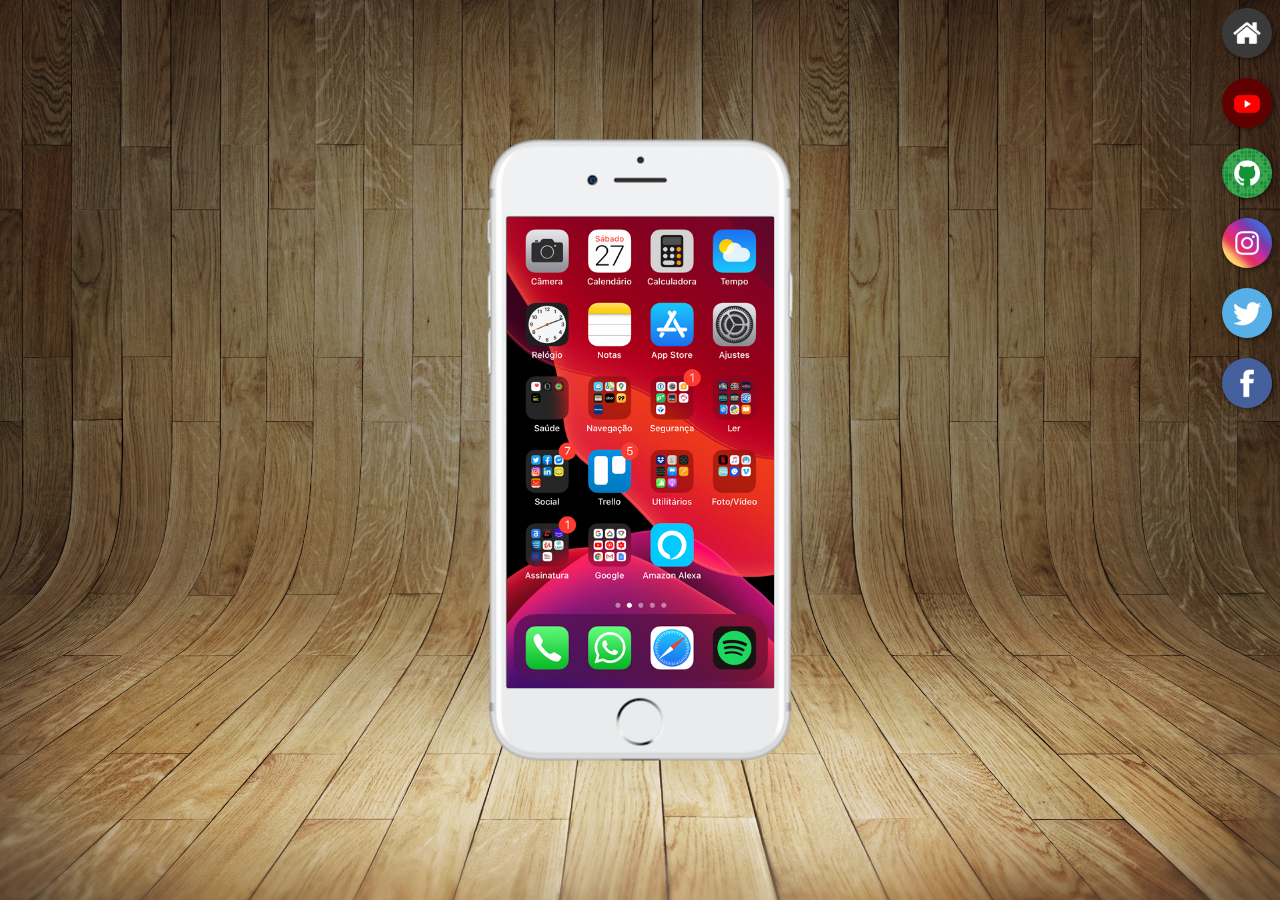
<file: index.html>
<!DOCTYPE html>
<html lang="pt-br">
<head>
    <meta charset="UTF-8">
    <meta http-equiv="X-UA-Compatible" content="IE=edge">
    <meta name="viewport" content="width=device-width, initial-scale=1.0">
    <link rel="shortcut icon" href="favicon.ico" type="image/x-icon">
    <link rel="stylesheet" href="estilo.css">
    <title>Projeto Rede Sociais</title>
</head>
<body>
    <main>
        <section id="telefone">
            <iframe src="home.html" name="tela" id="tela" frameborder="0">
                Seu navegador não é compatível com isso.
            </iframe>
        </section>

        <section id="redes-sociais">
            <a href="home.html" target="tela"><img src="imagens/logo-home.jpg" alt=""></a><br>

            <a href="youtube.html" target="tela"><img src="imagens/logo-youtube.jpg" alt=""></a><br>

            <a href="github.html" target="tela"><img src="imagens/logo-github.jpg" alt=""></a><br>

            <a href="instagram.html" target="tela"><img src="imagens/logo-instagram.jpg" alt=""></a><br>

            <a href="twitter.html" target="tela"><img src="imagens/logo-twitter.jpg" alt=""></a><br>

            <a href="facebook.html" target="tela"><img src="imagens/logo-facebook.jpg" alt=""></a>
        </section>
    </main>
</body>
</html>
</file>
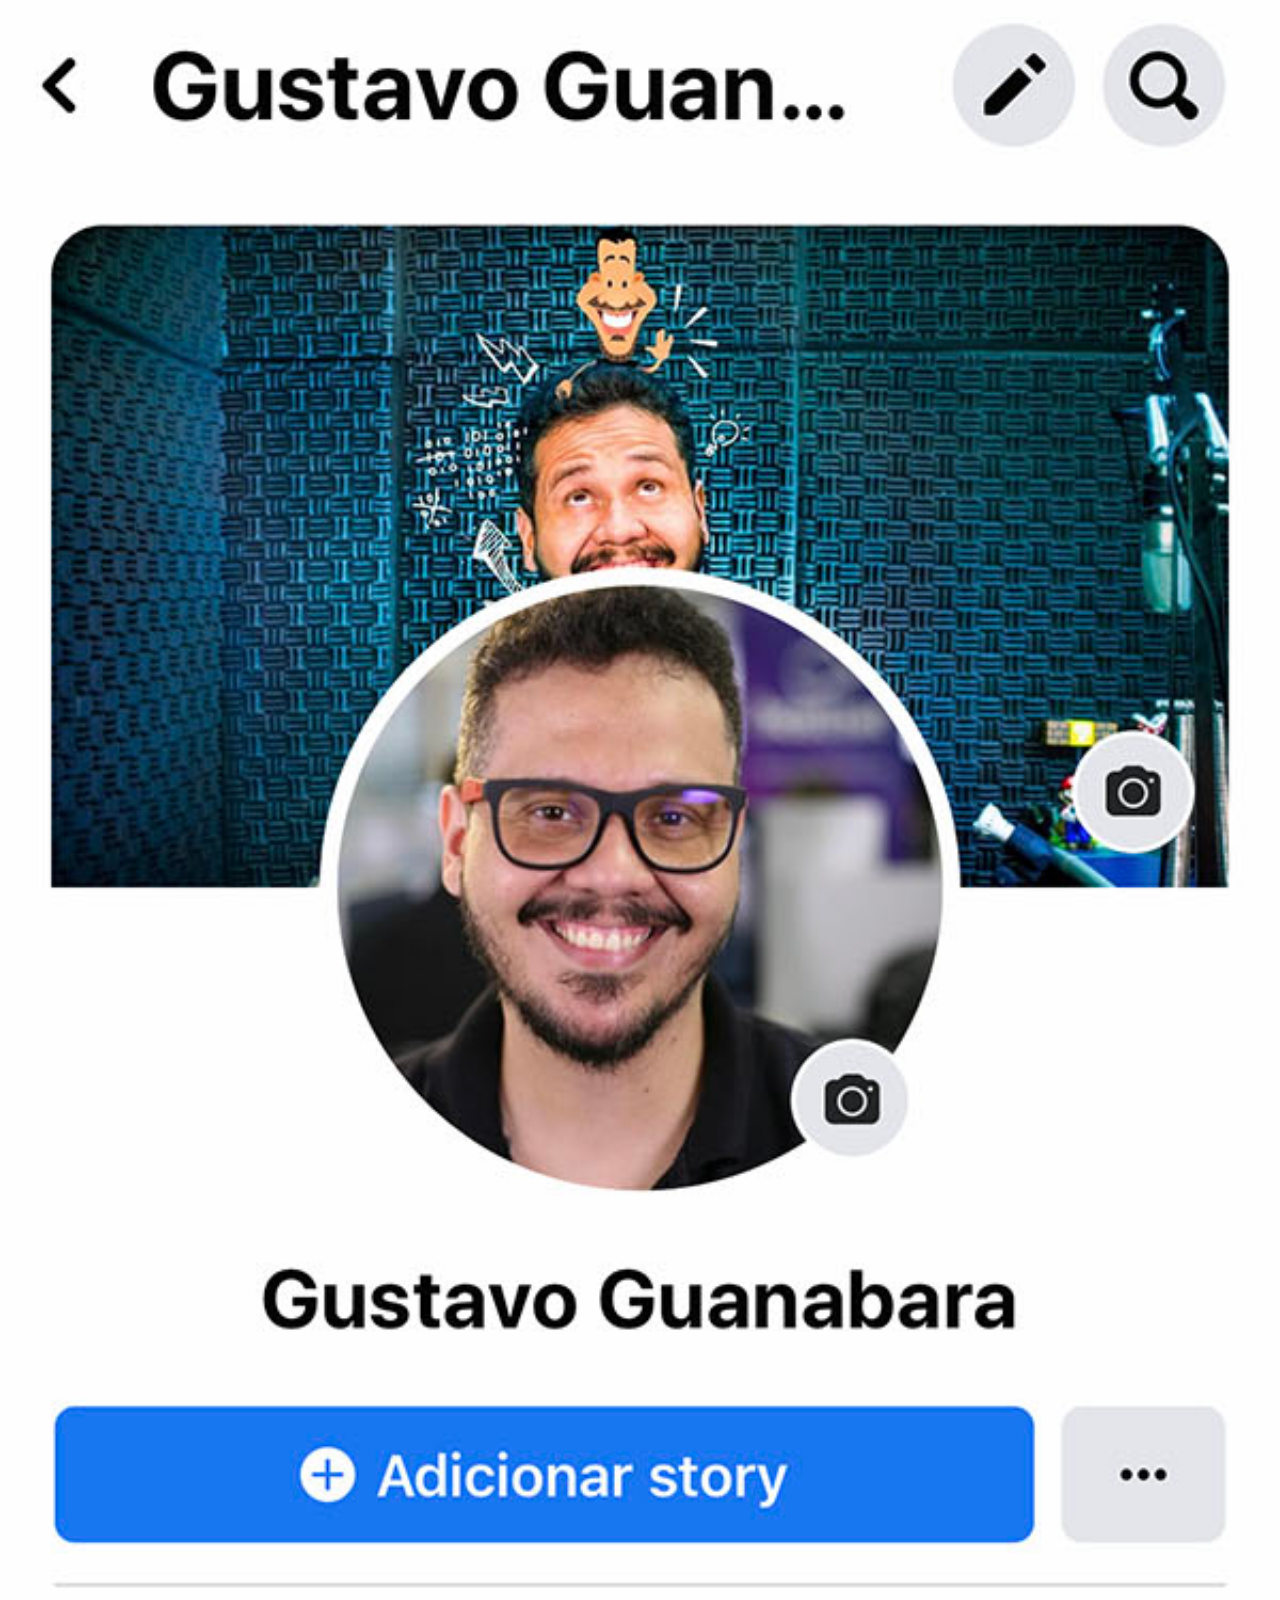
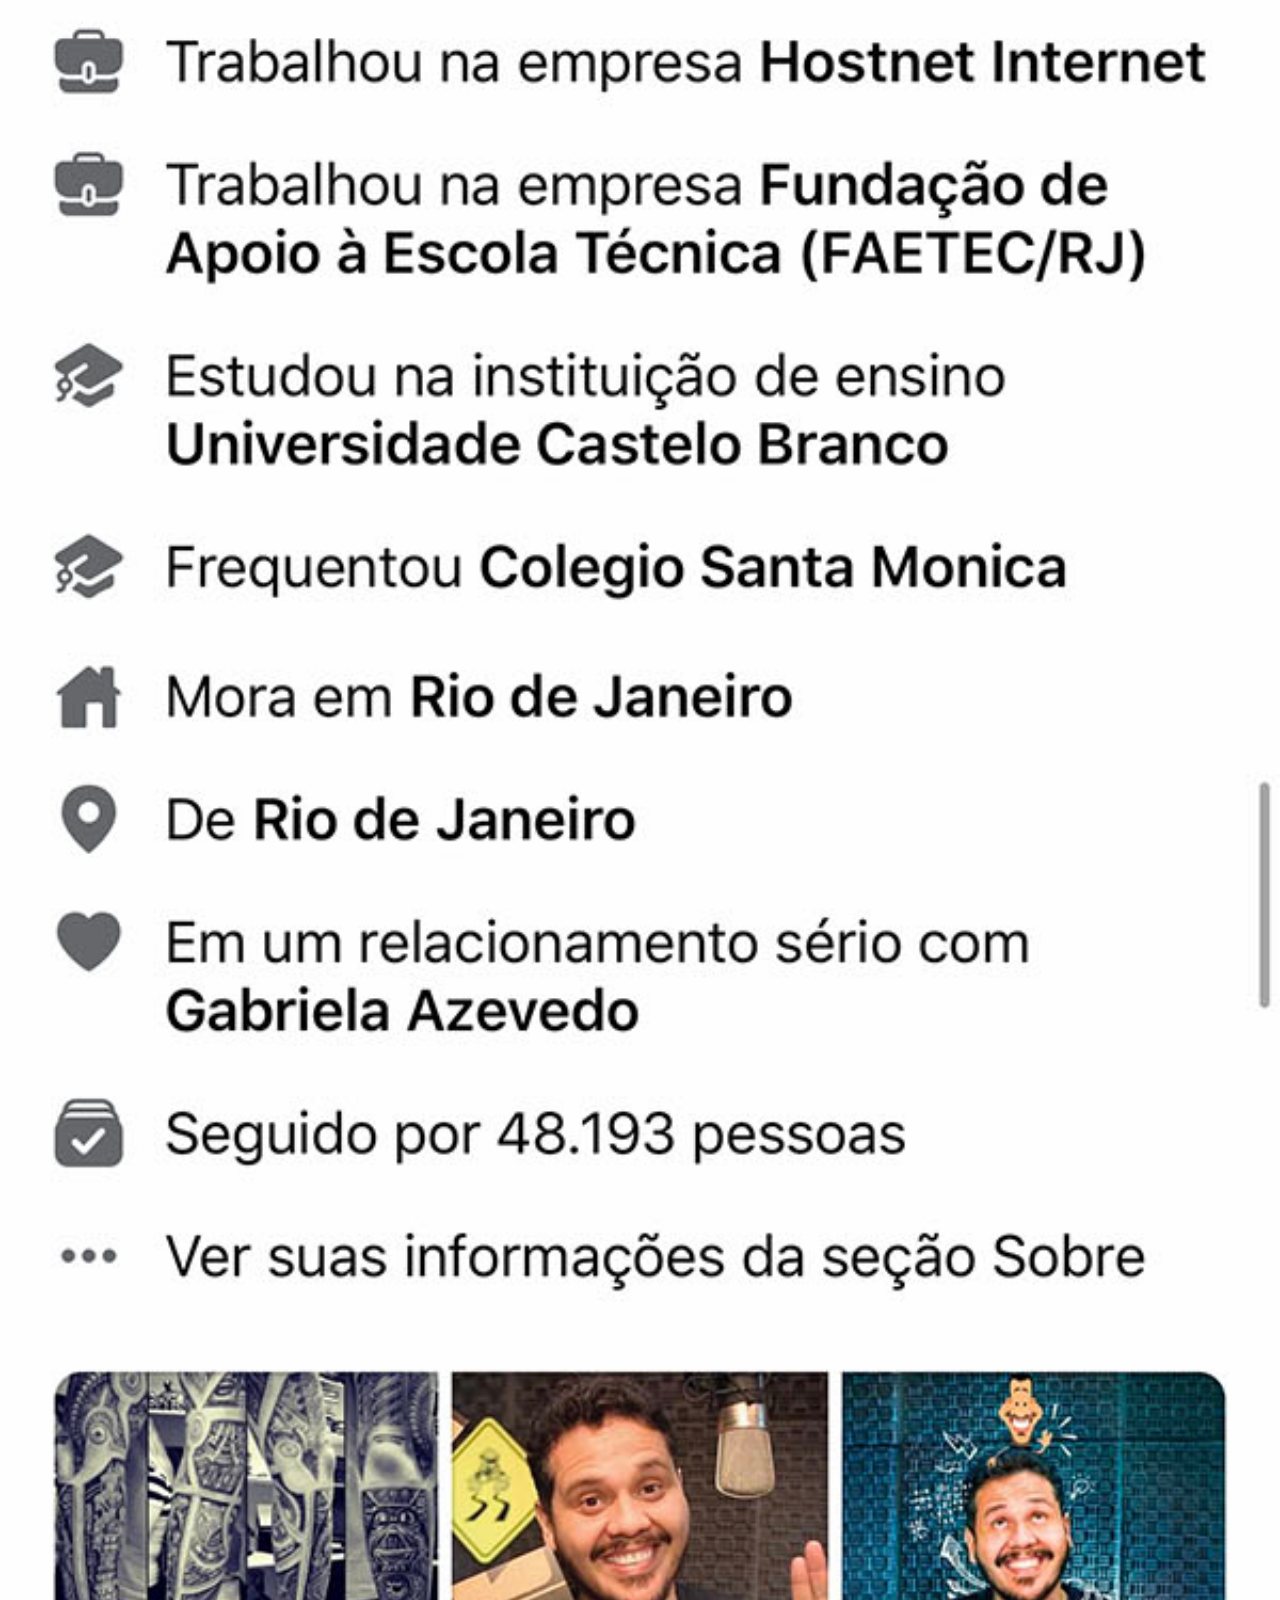
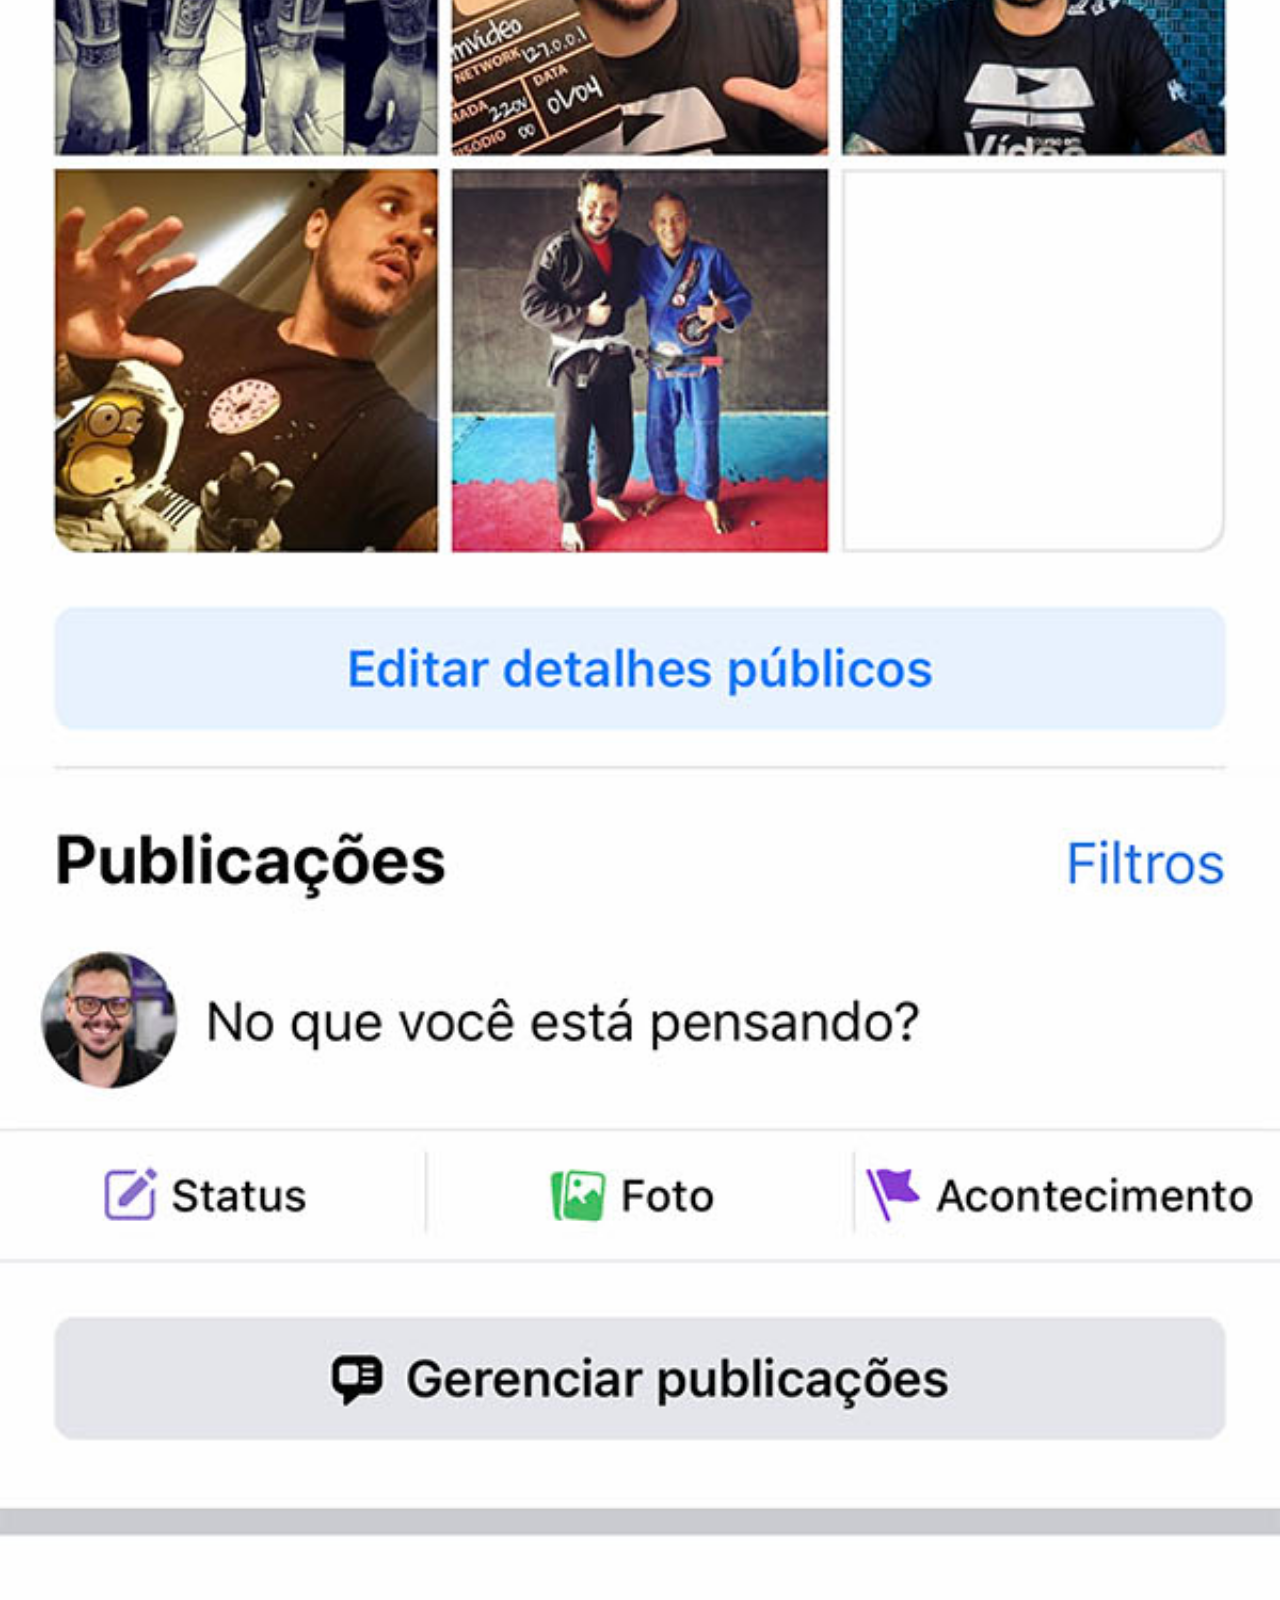
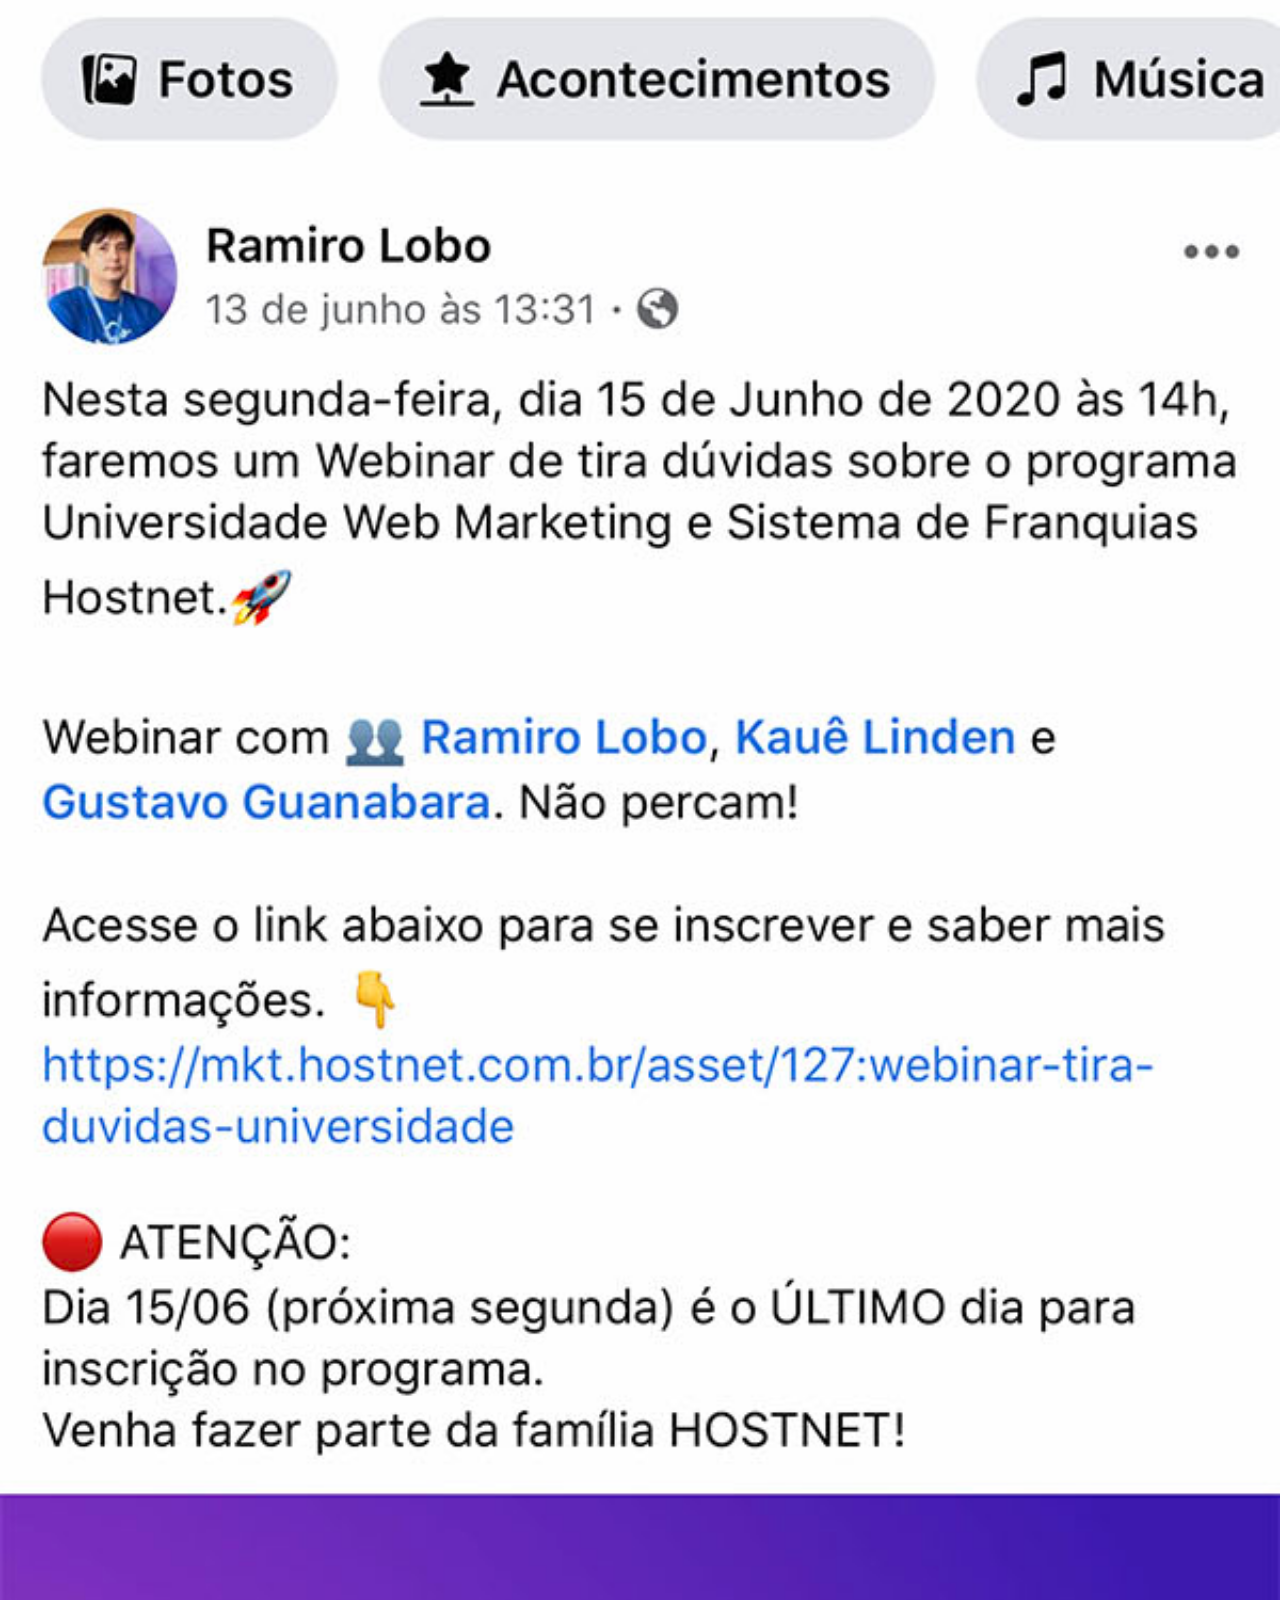
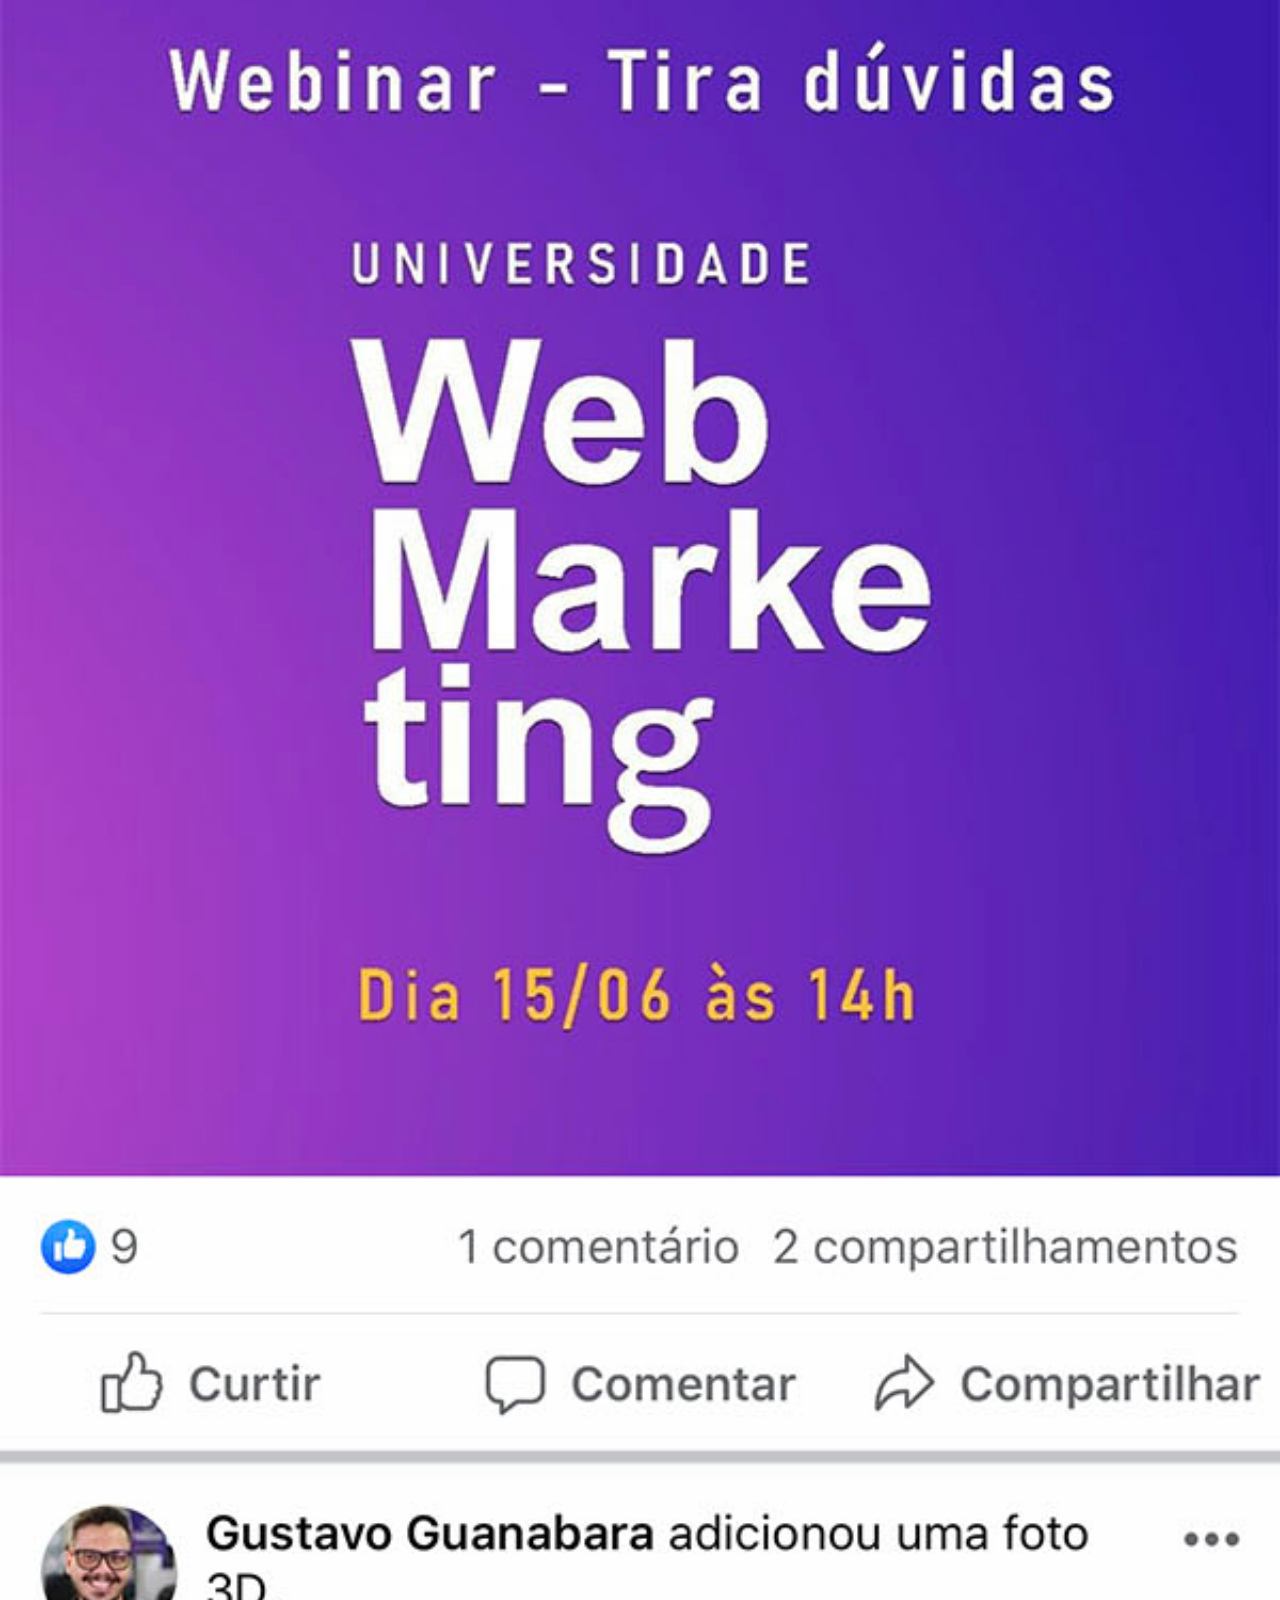
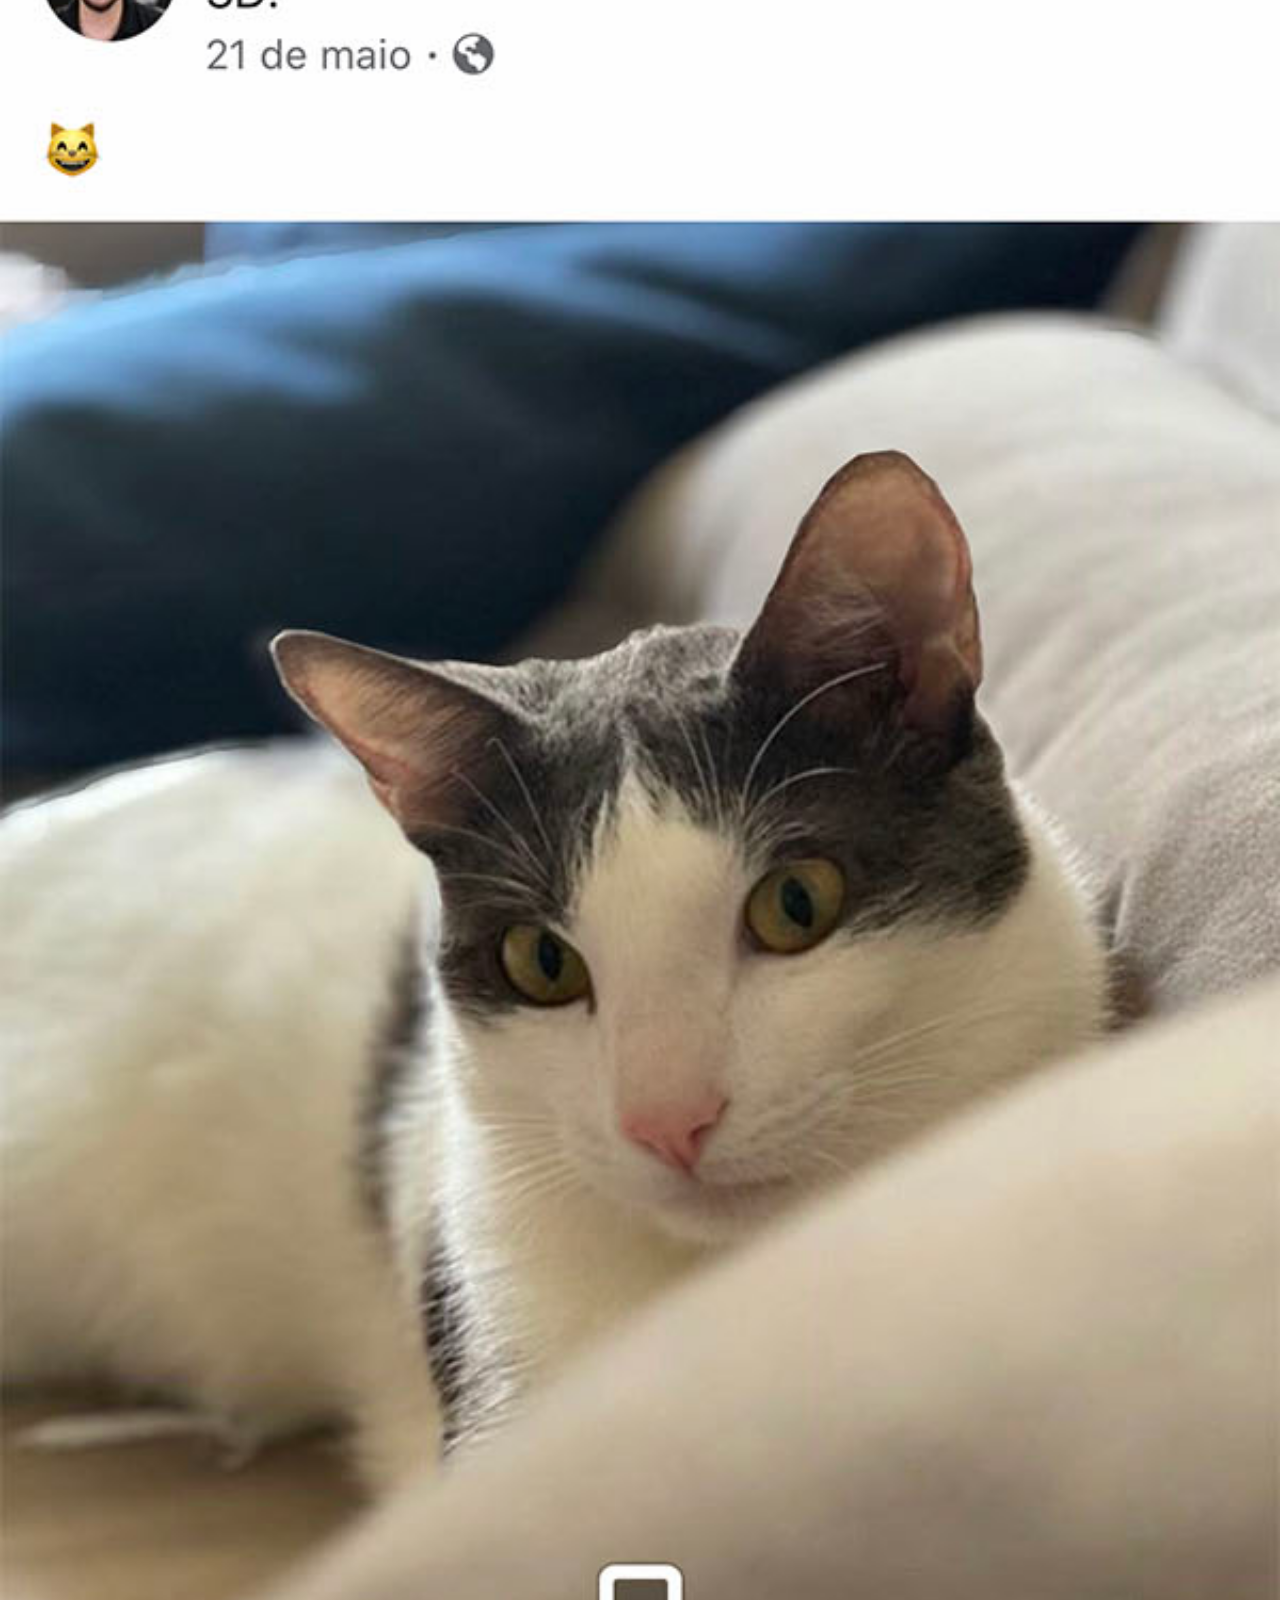
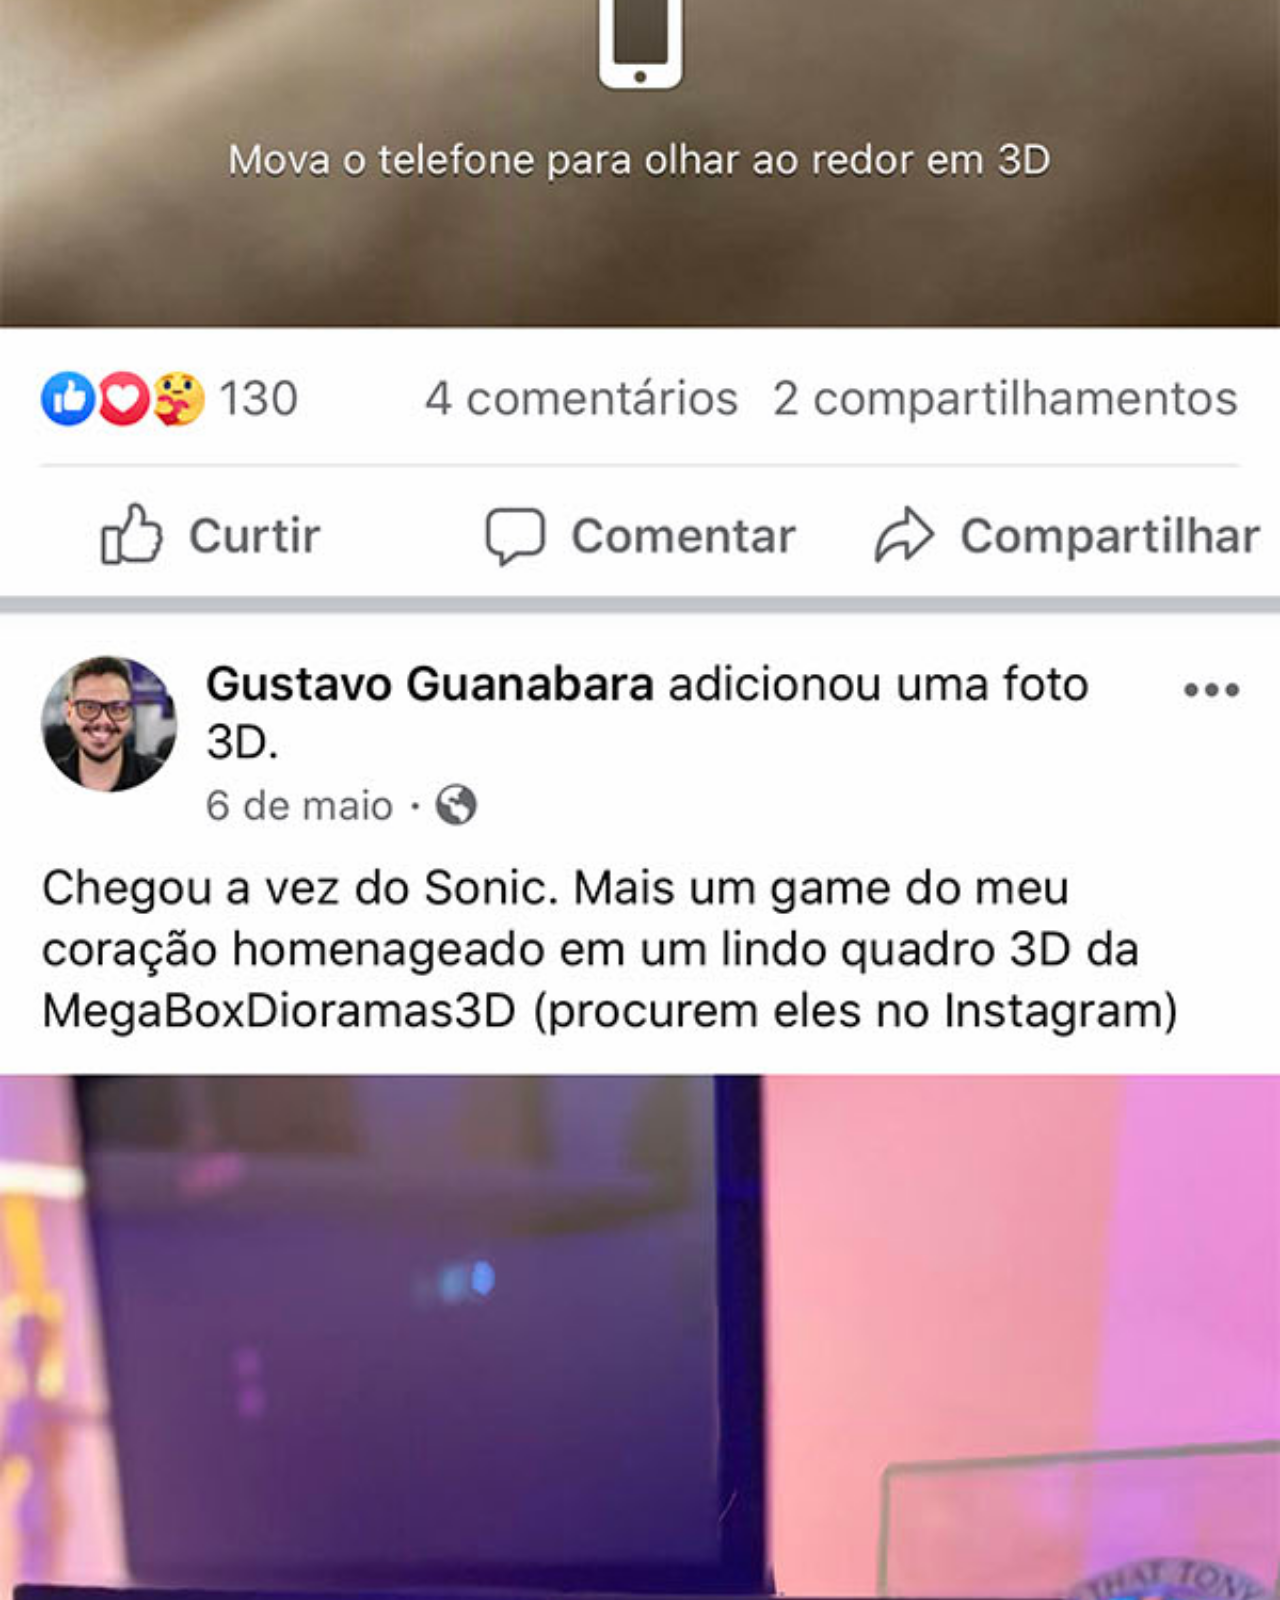
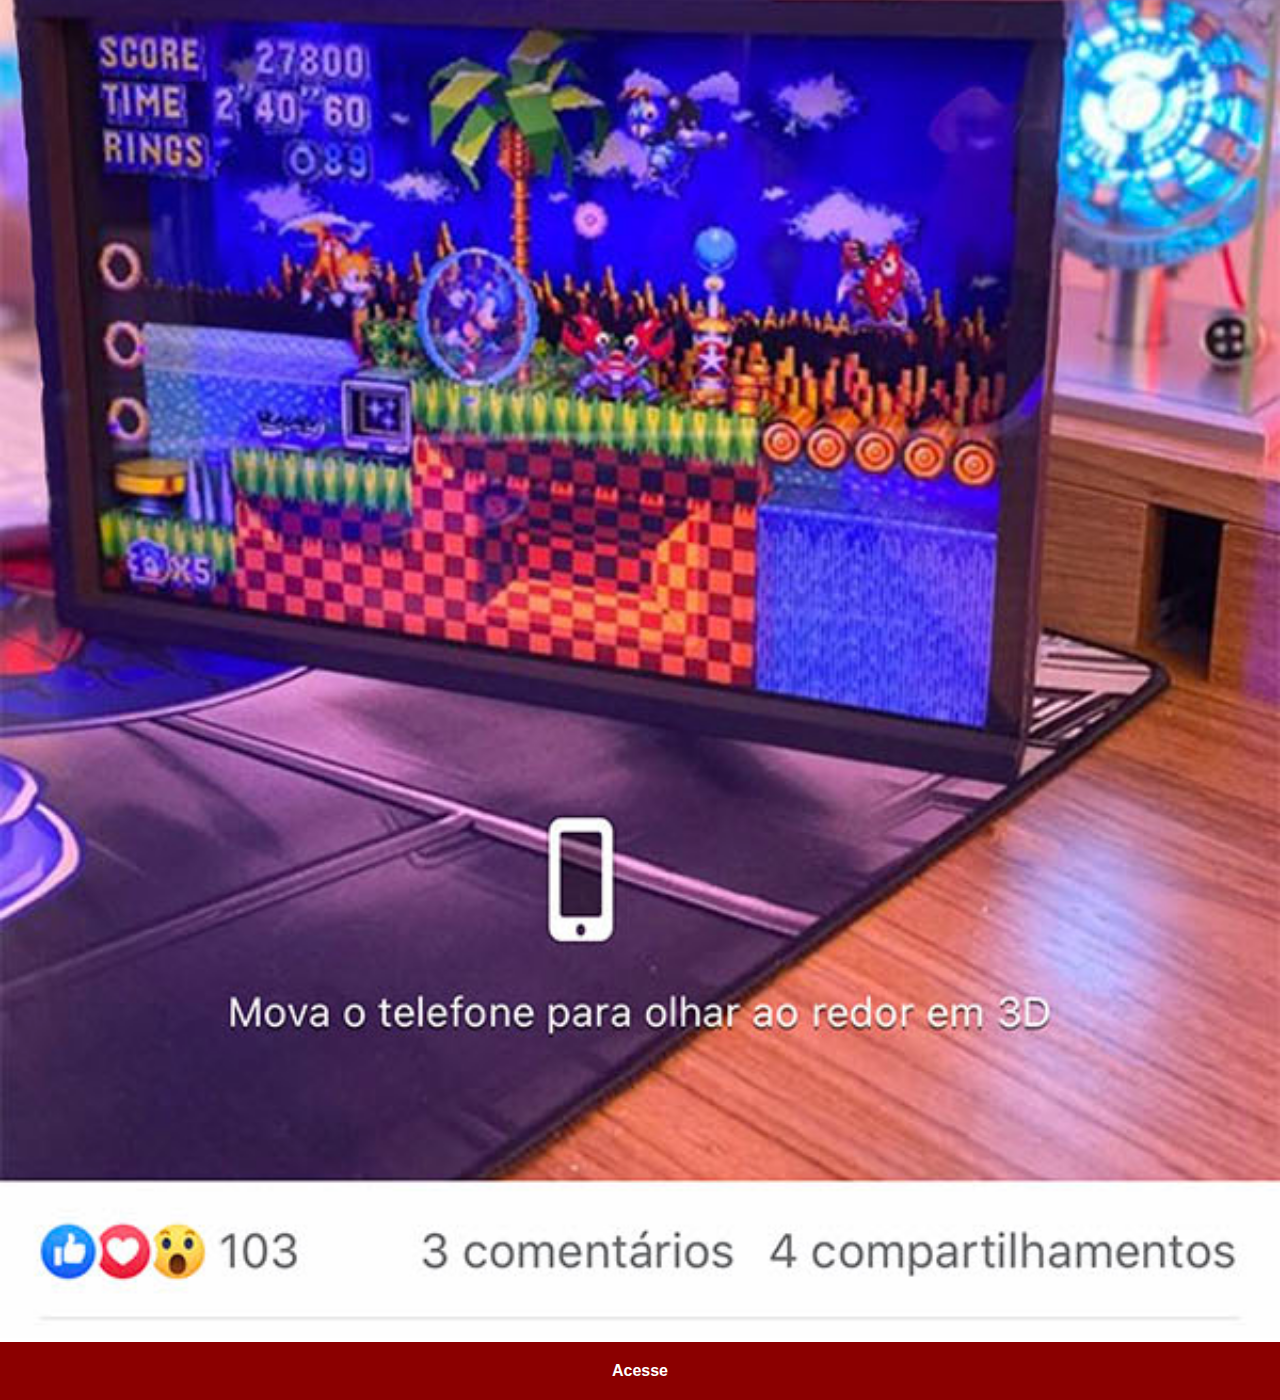
<file: facebook.html>
<!DOCTYPE html>
<html lang="pt-br">
<head>
    <meta charset="UTF-8">
    <meta http-equiv="X-UA-Compatible" content="IE=edge">
    <meta name="viewport" content="width=device-width, initial-scale=1.0">
    <title>Facebook</title>
    <link rel="stylesheet" href="estilo-social.css">
</head>
<body>
    <img src="imagens/tela-facebook.jpg" alt="">
    <a href="https://www.facebook.com/gustavoguanabara/" target="_blank">Acesse</a>
</body>
</html>
</file>
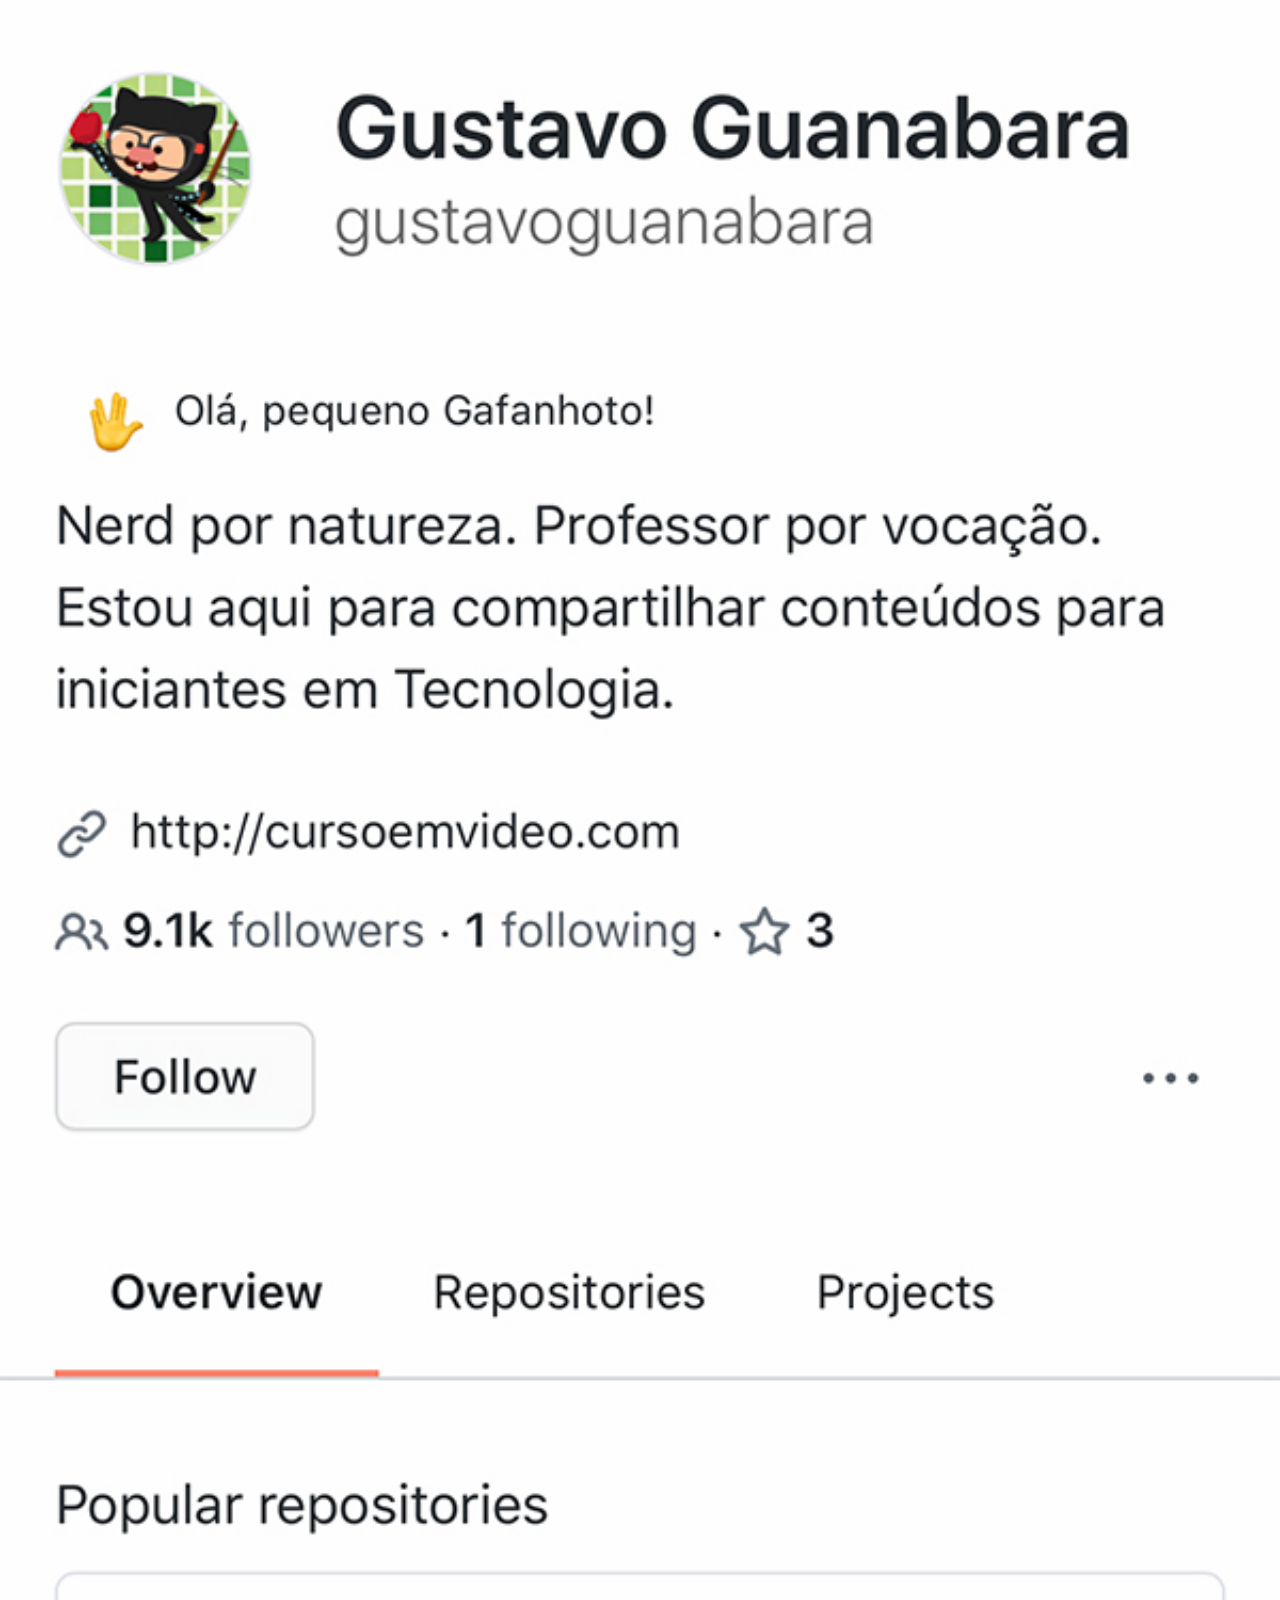
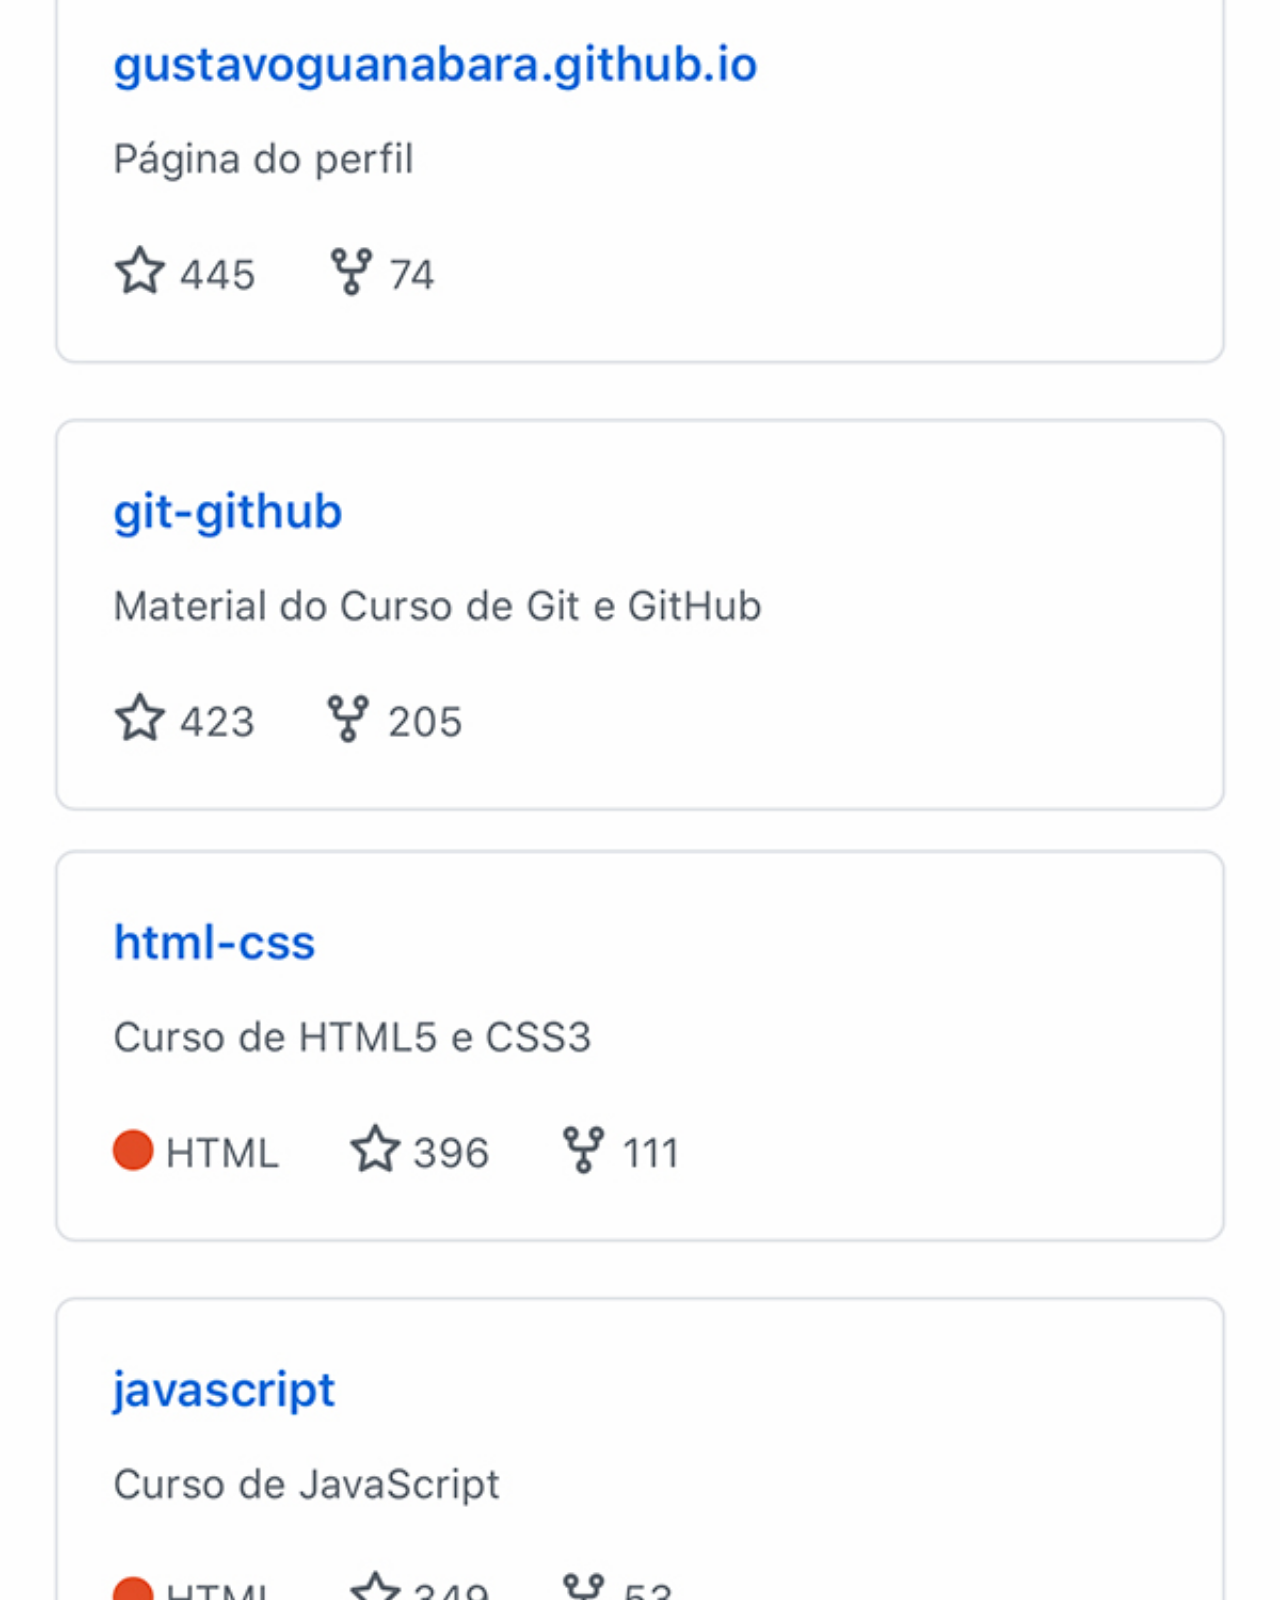
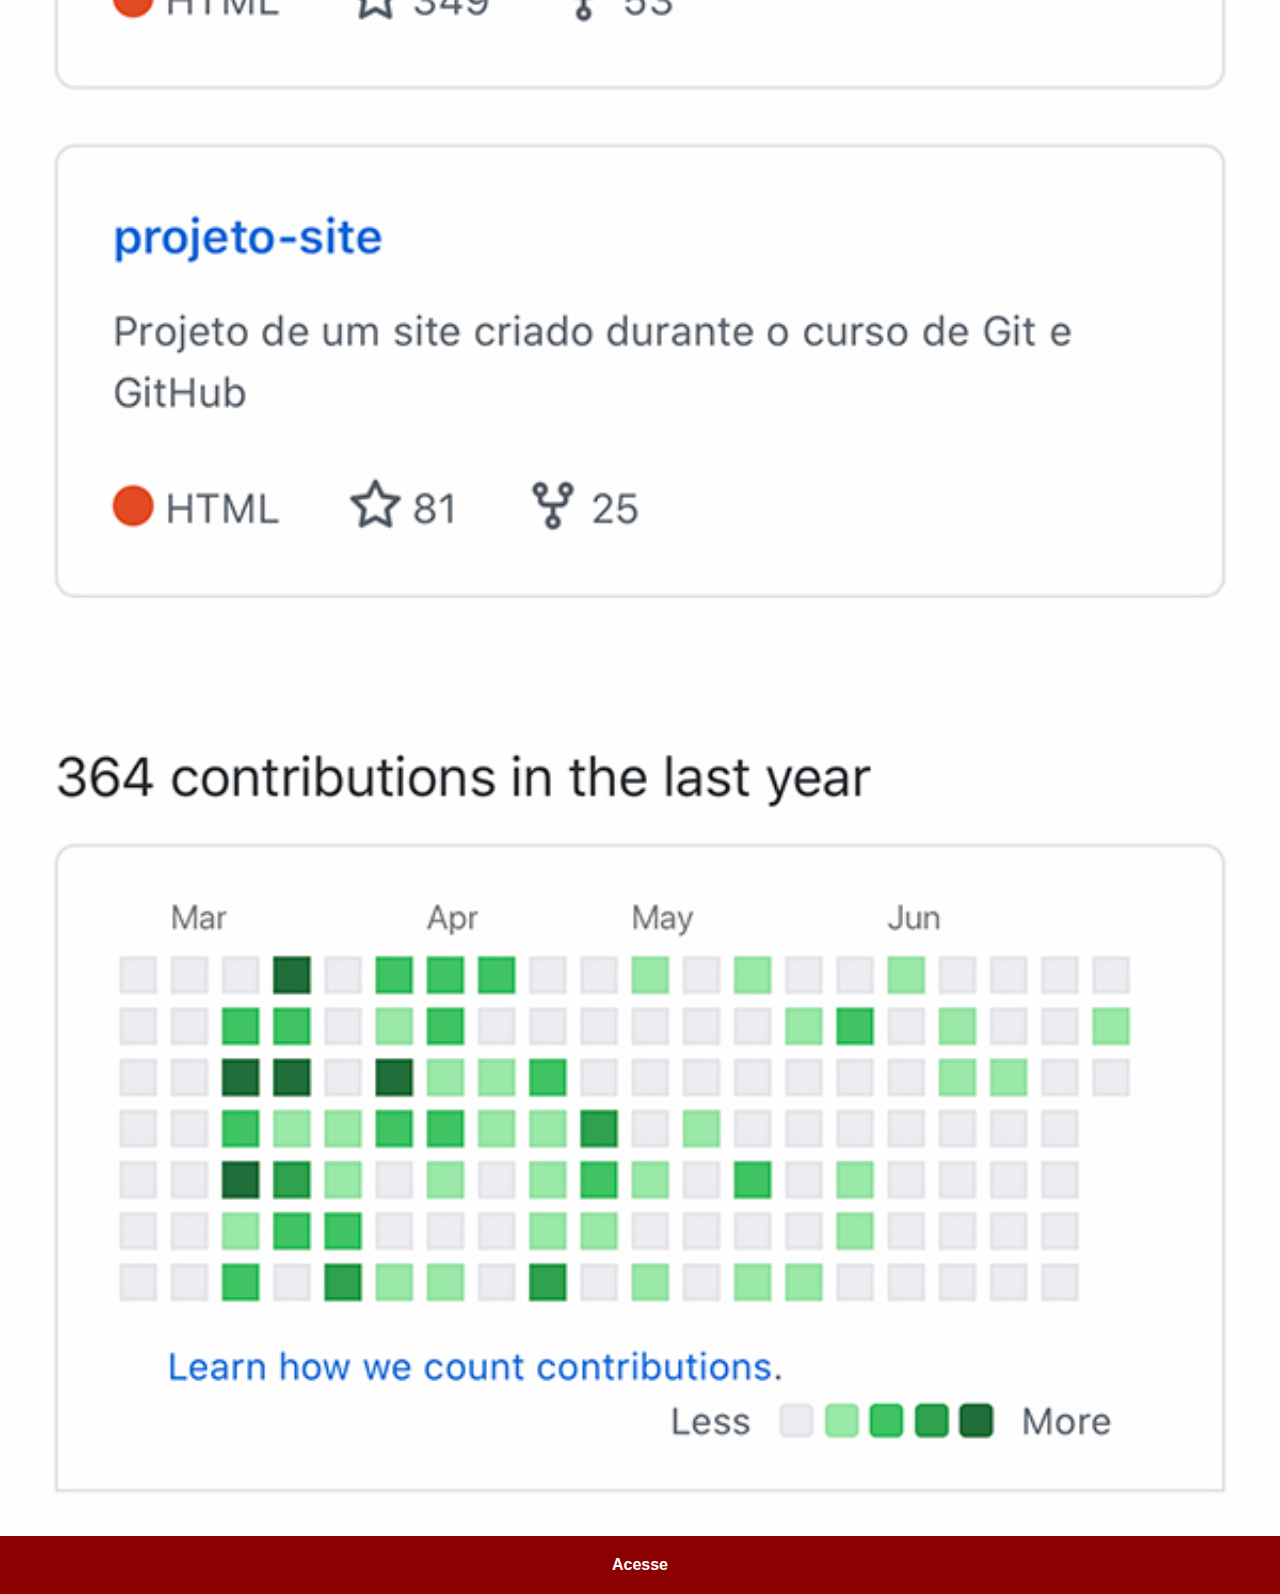
<file: github.html>
<!DOCTYPE html>
<html lang="pt-br">
<head>
    <meta charset="UTF-8">
    <meta http-equiv="X-UA-Compatible" content="IE=edge">
    <meta name="viewport" content="width=device-width, initial-scale=1.0">
    <title>GitHub</title>
    <link rel="stylesheet" href="estilo-social.css">
</head>
<body>
    <img src="imagens/tela-github.jpg" alt="">
    <a href="https://github.com/gustavoguanabara" target="_blank">Acesse</a>
</body>
</html>
</file>
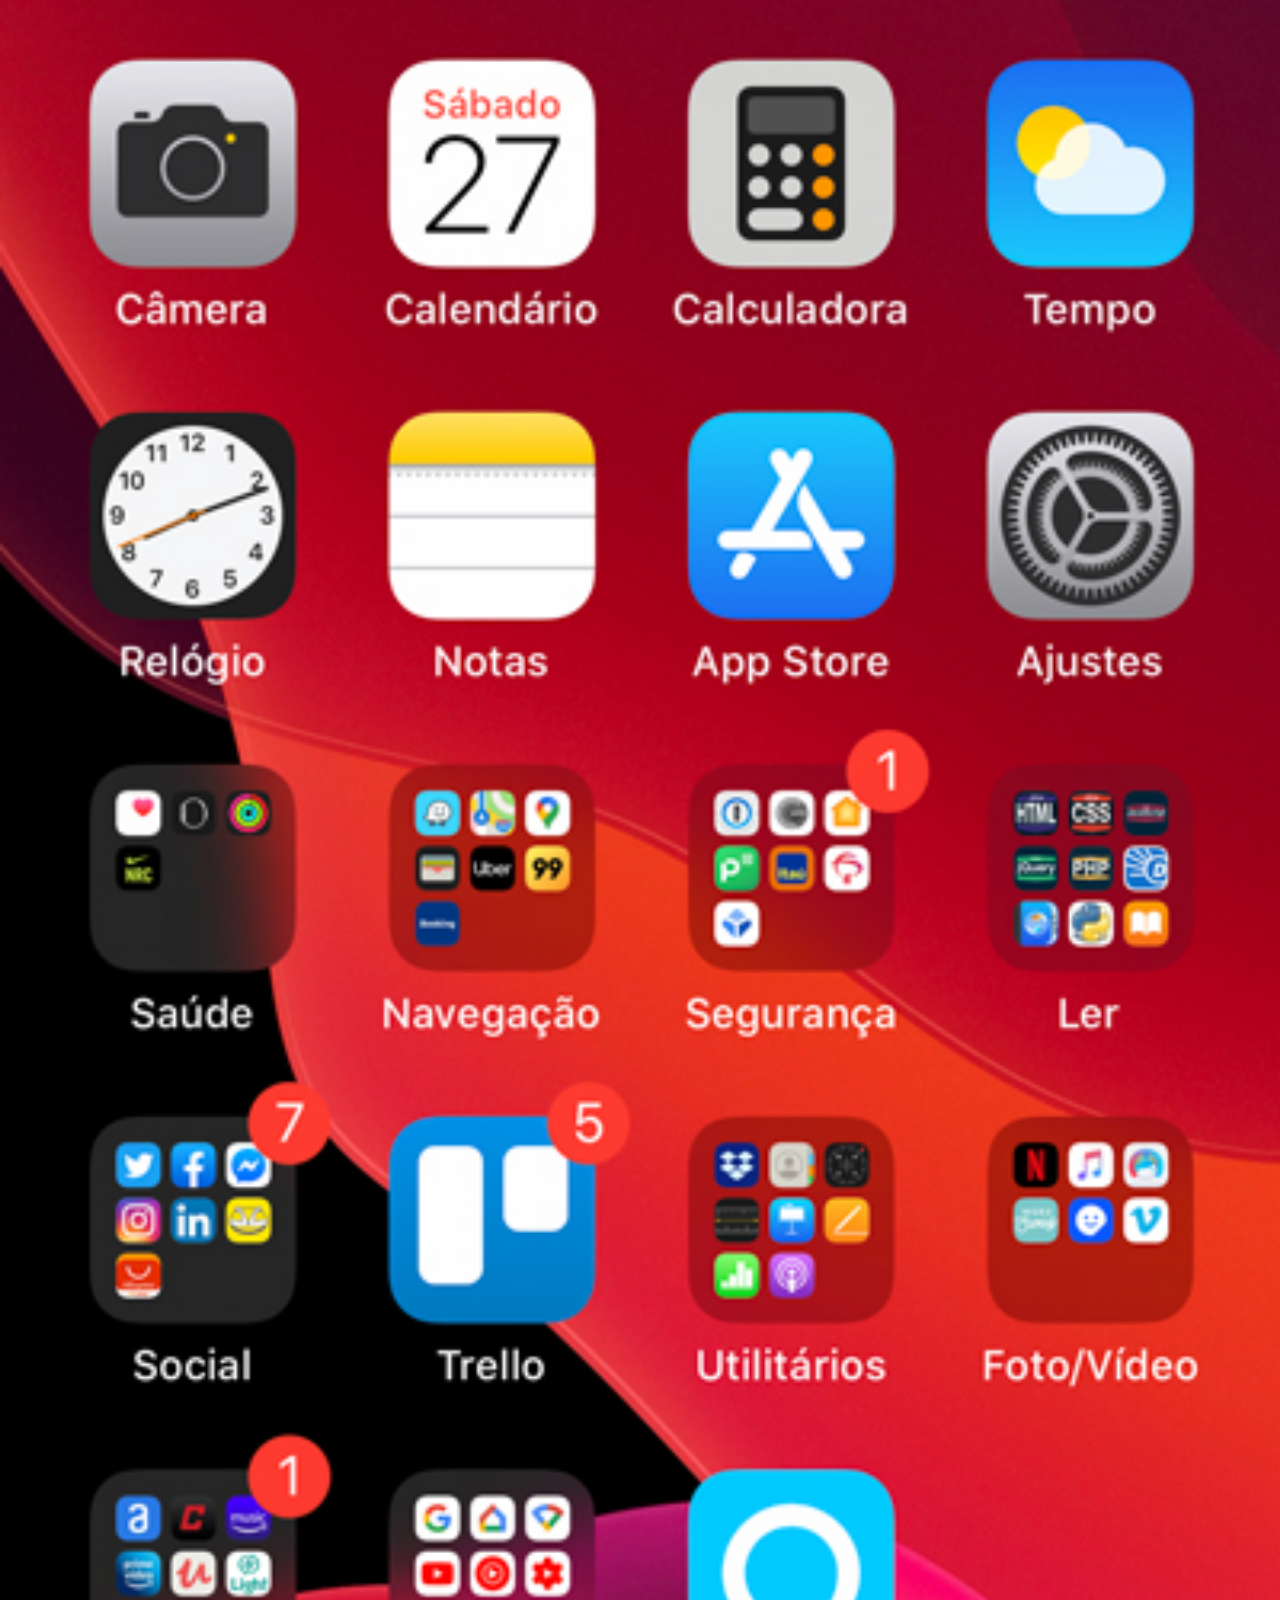
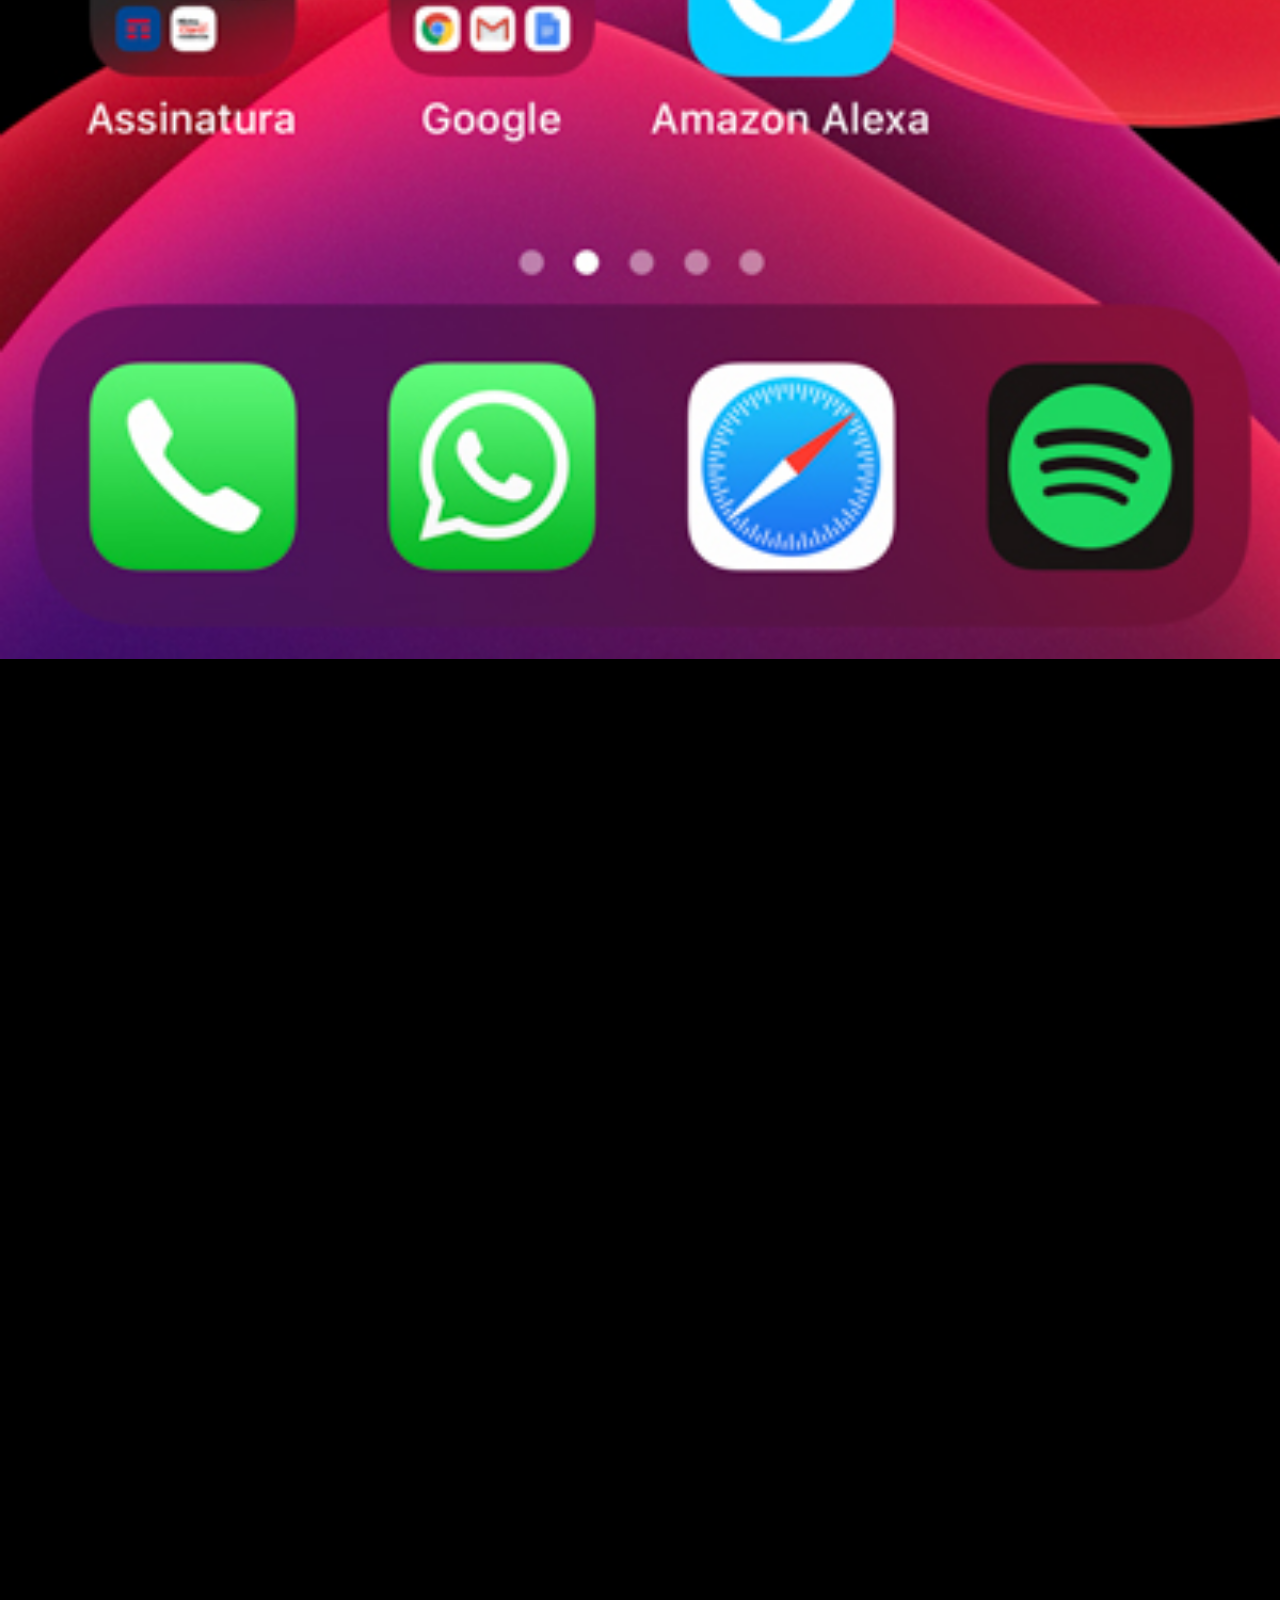
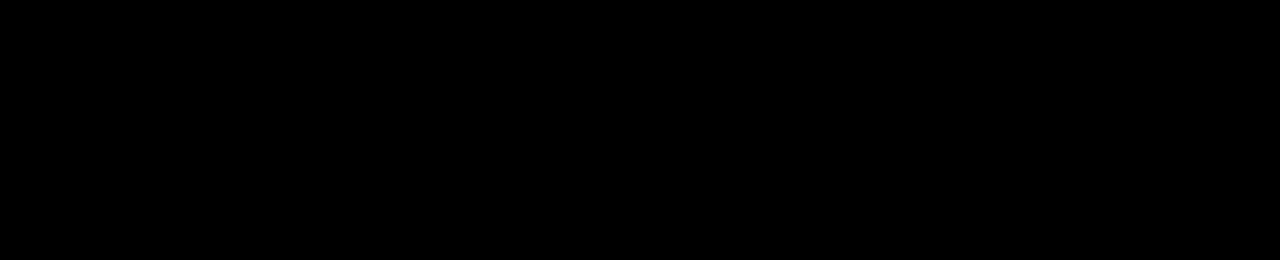
<file: home.html>
<!DOCTYPE html>
<html lang="pt-br">
<head>
    <meta charset="UTF-8">
    <meta http-equiv="X-UA-Compatible" content="IE=edge">
    <meta name="viewport" content="width=device-width, initial-scale=1.0">
    <title>Home</title>
</head>
<style>
    * {
        margin: 0%;
        padding: 0%;
    }

    ::-webkit-scrollbar {
            width: 0px;
            height: 0px;
        }

    body {
        height: 100vh;
        margin: 100vw;
        background: black url(imagens/tela-home.jpg) no-repeat top center;
        background-size: cover;
        background-attachment: fixed; 
    }
</style>
<body>
    
</body>
</html>
</file>
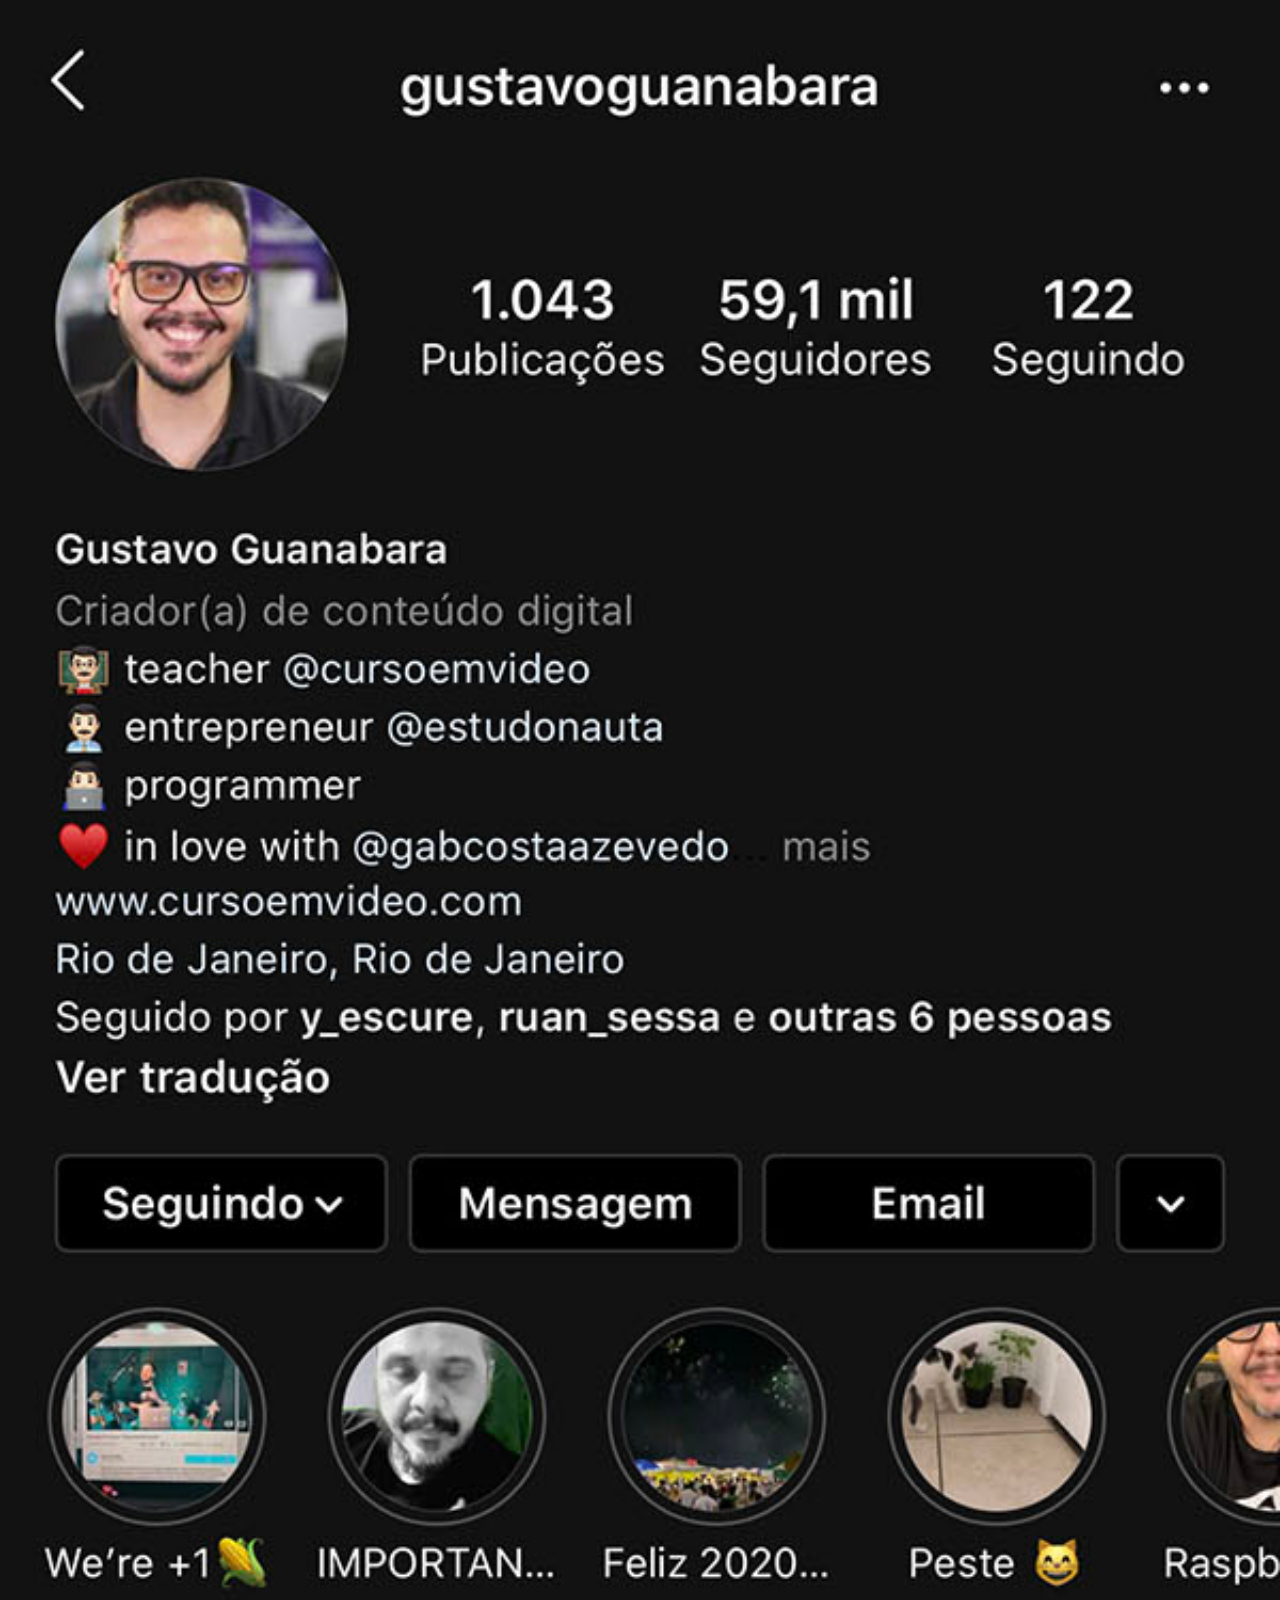
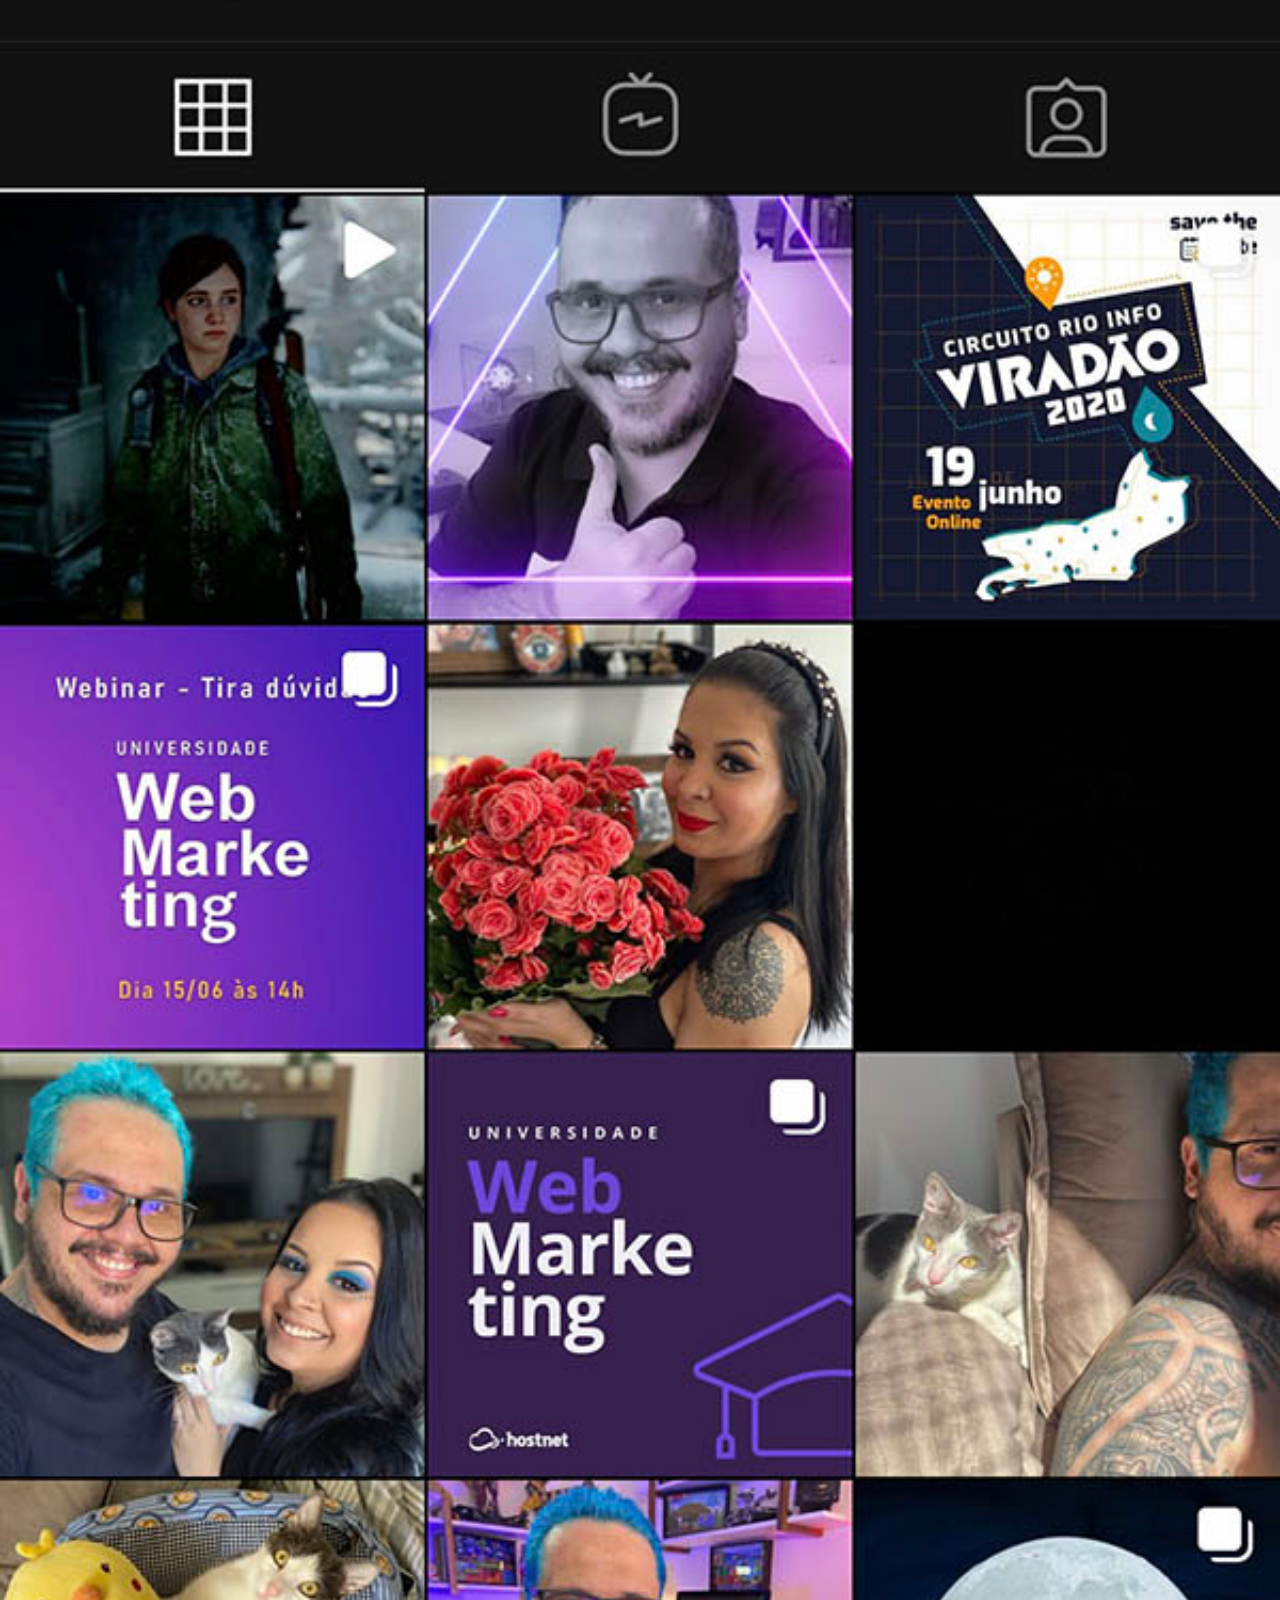
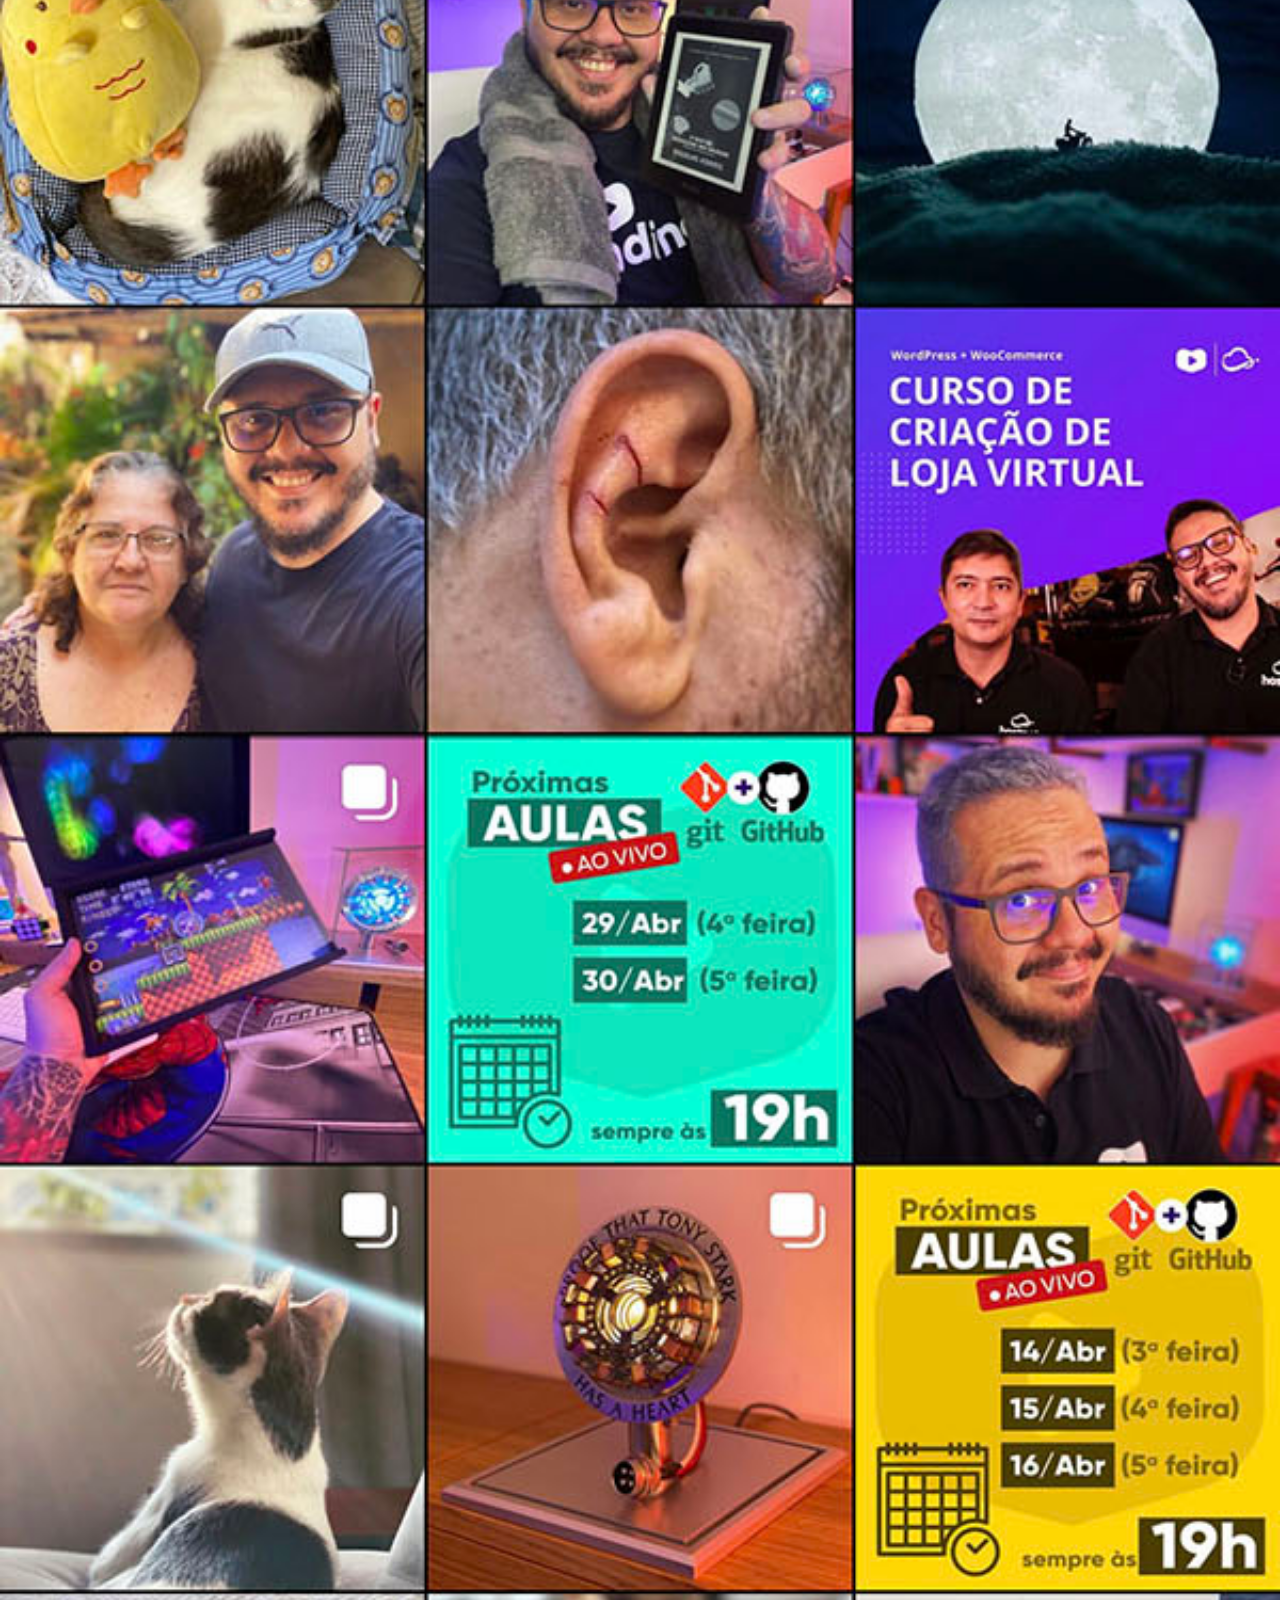
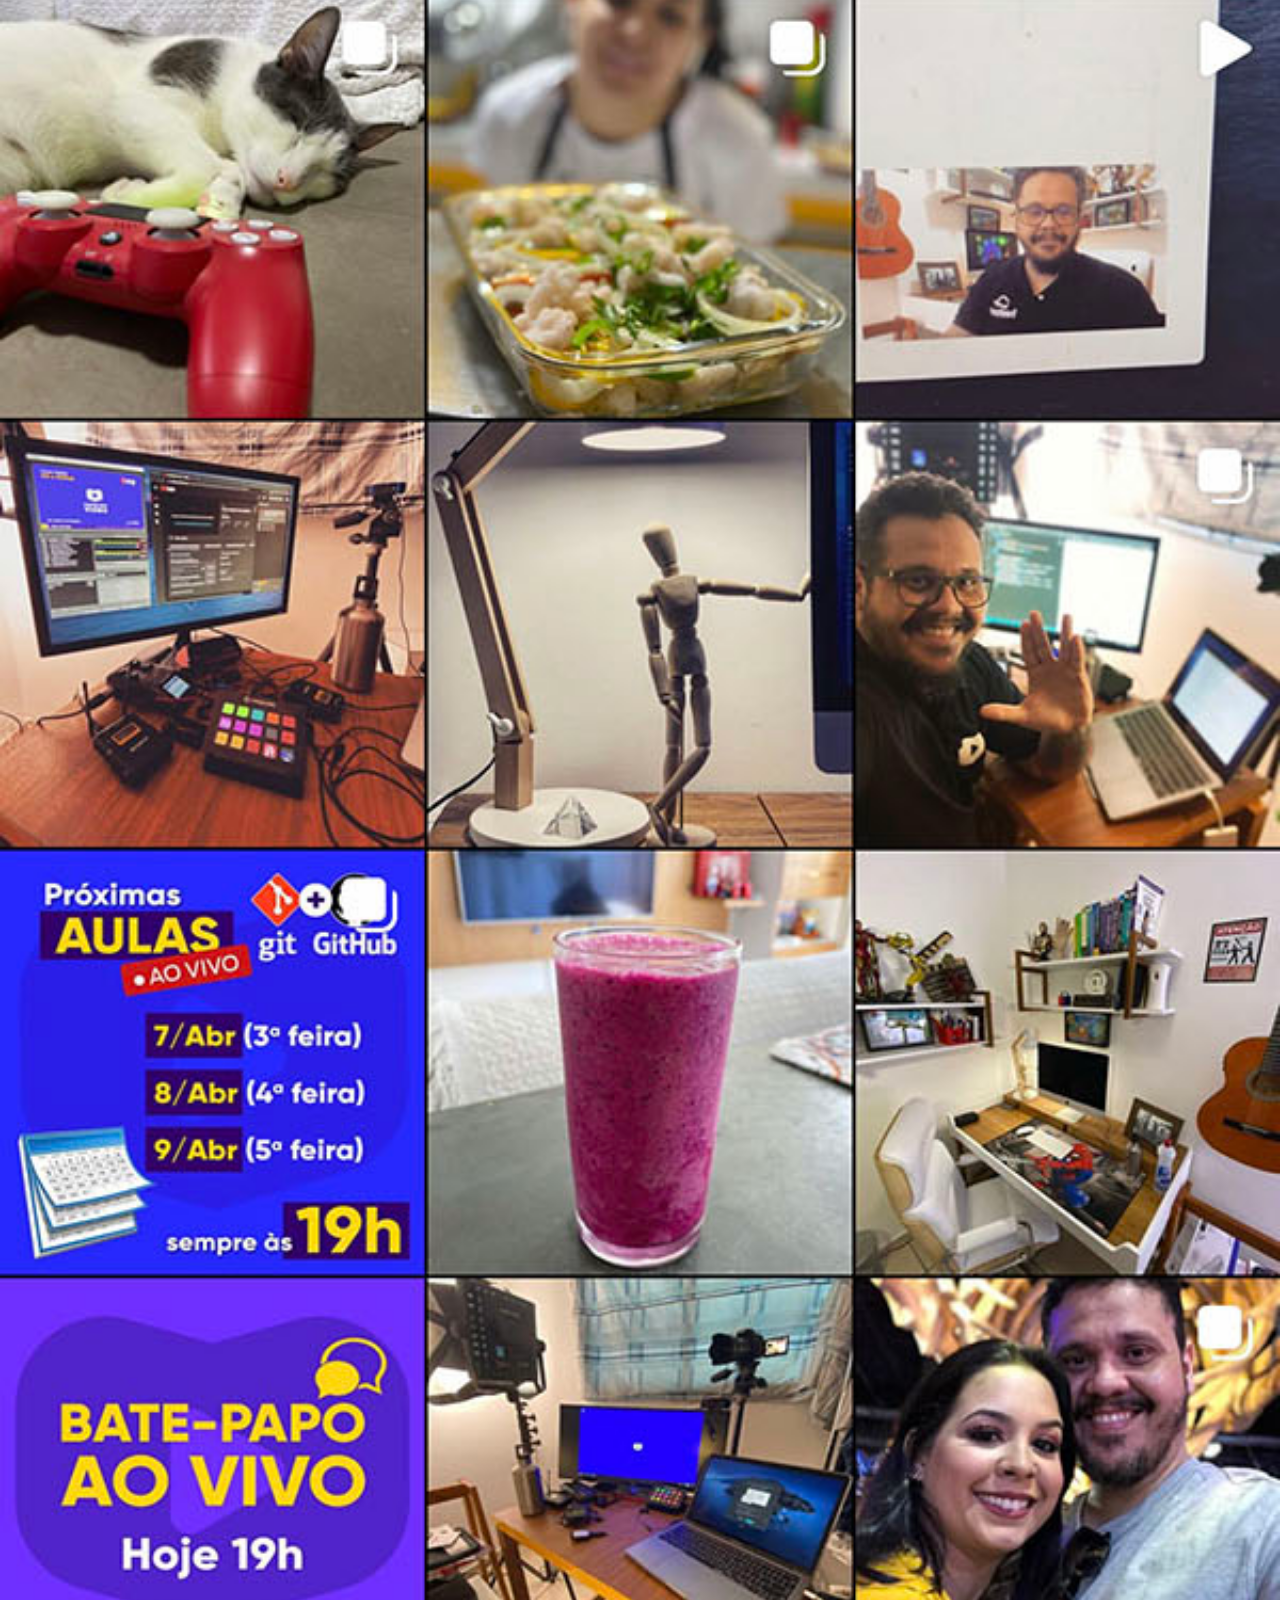
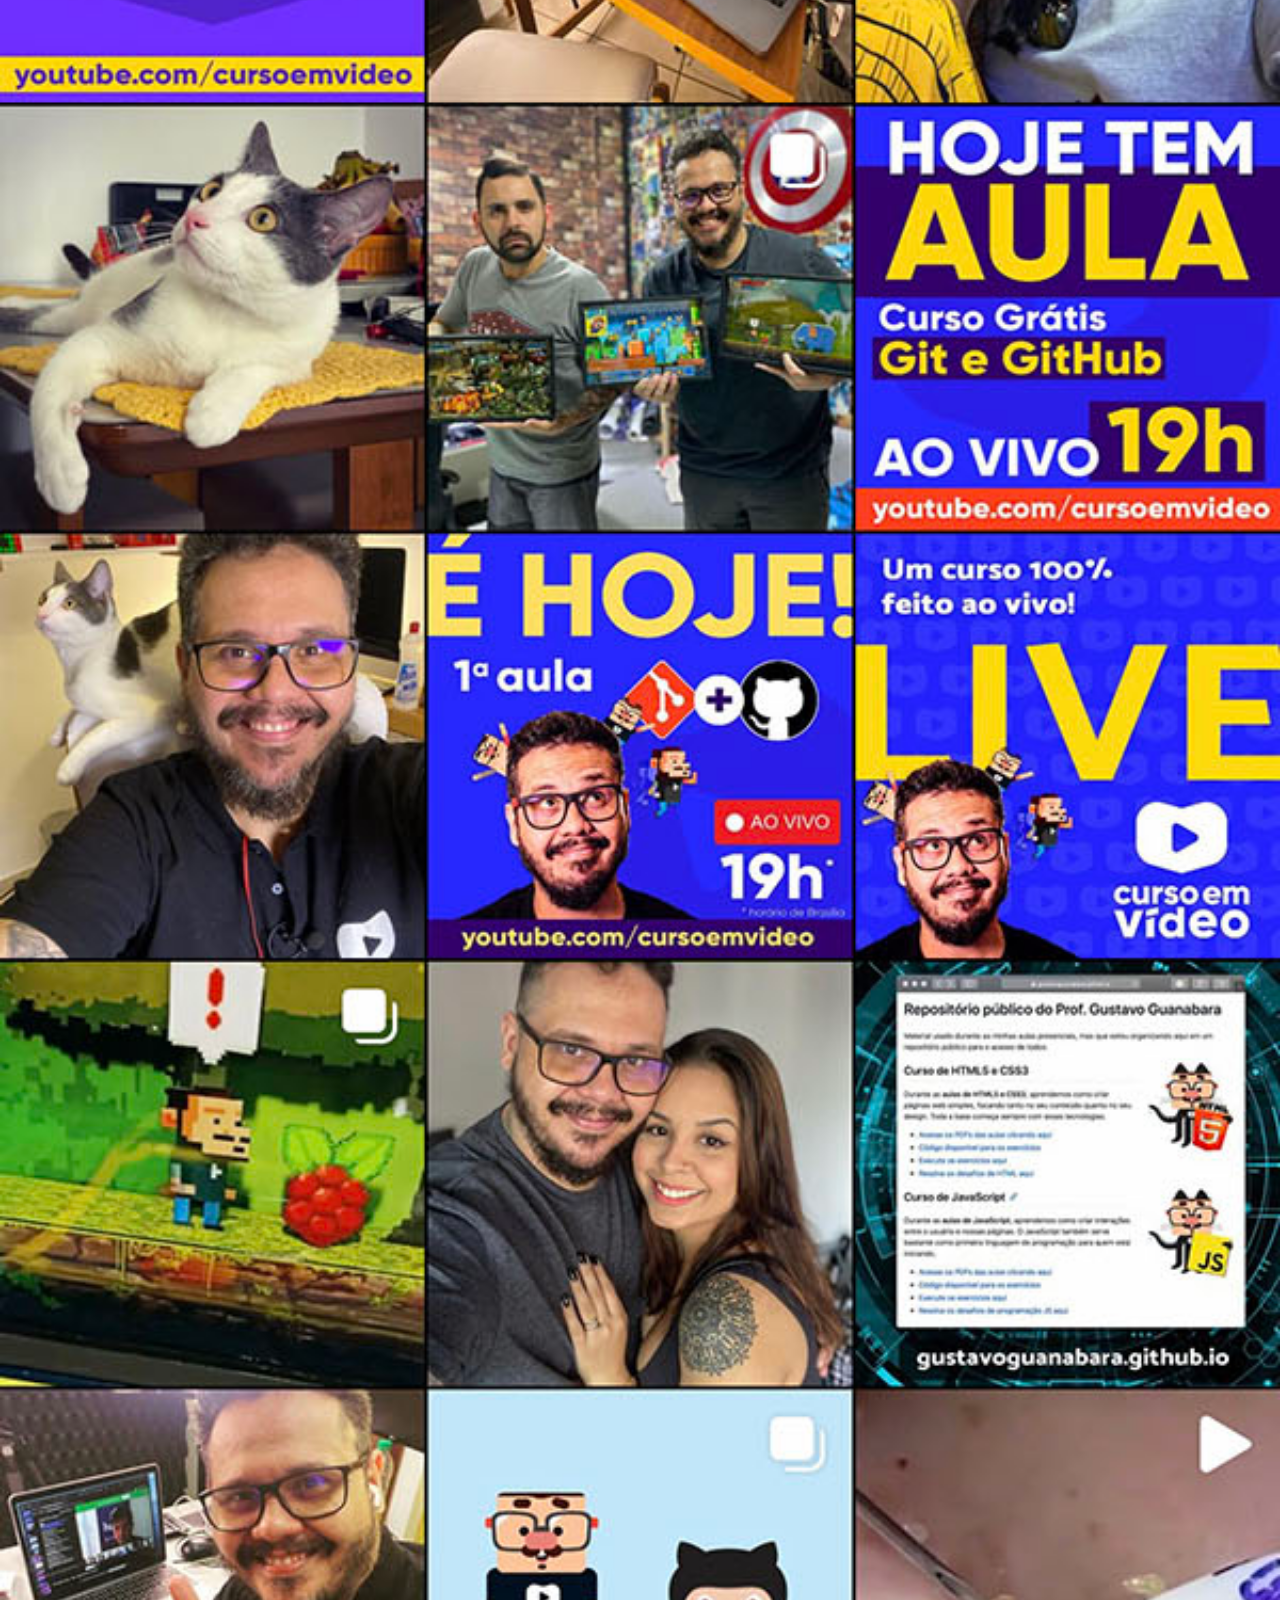
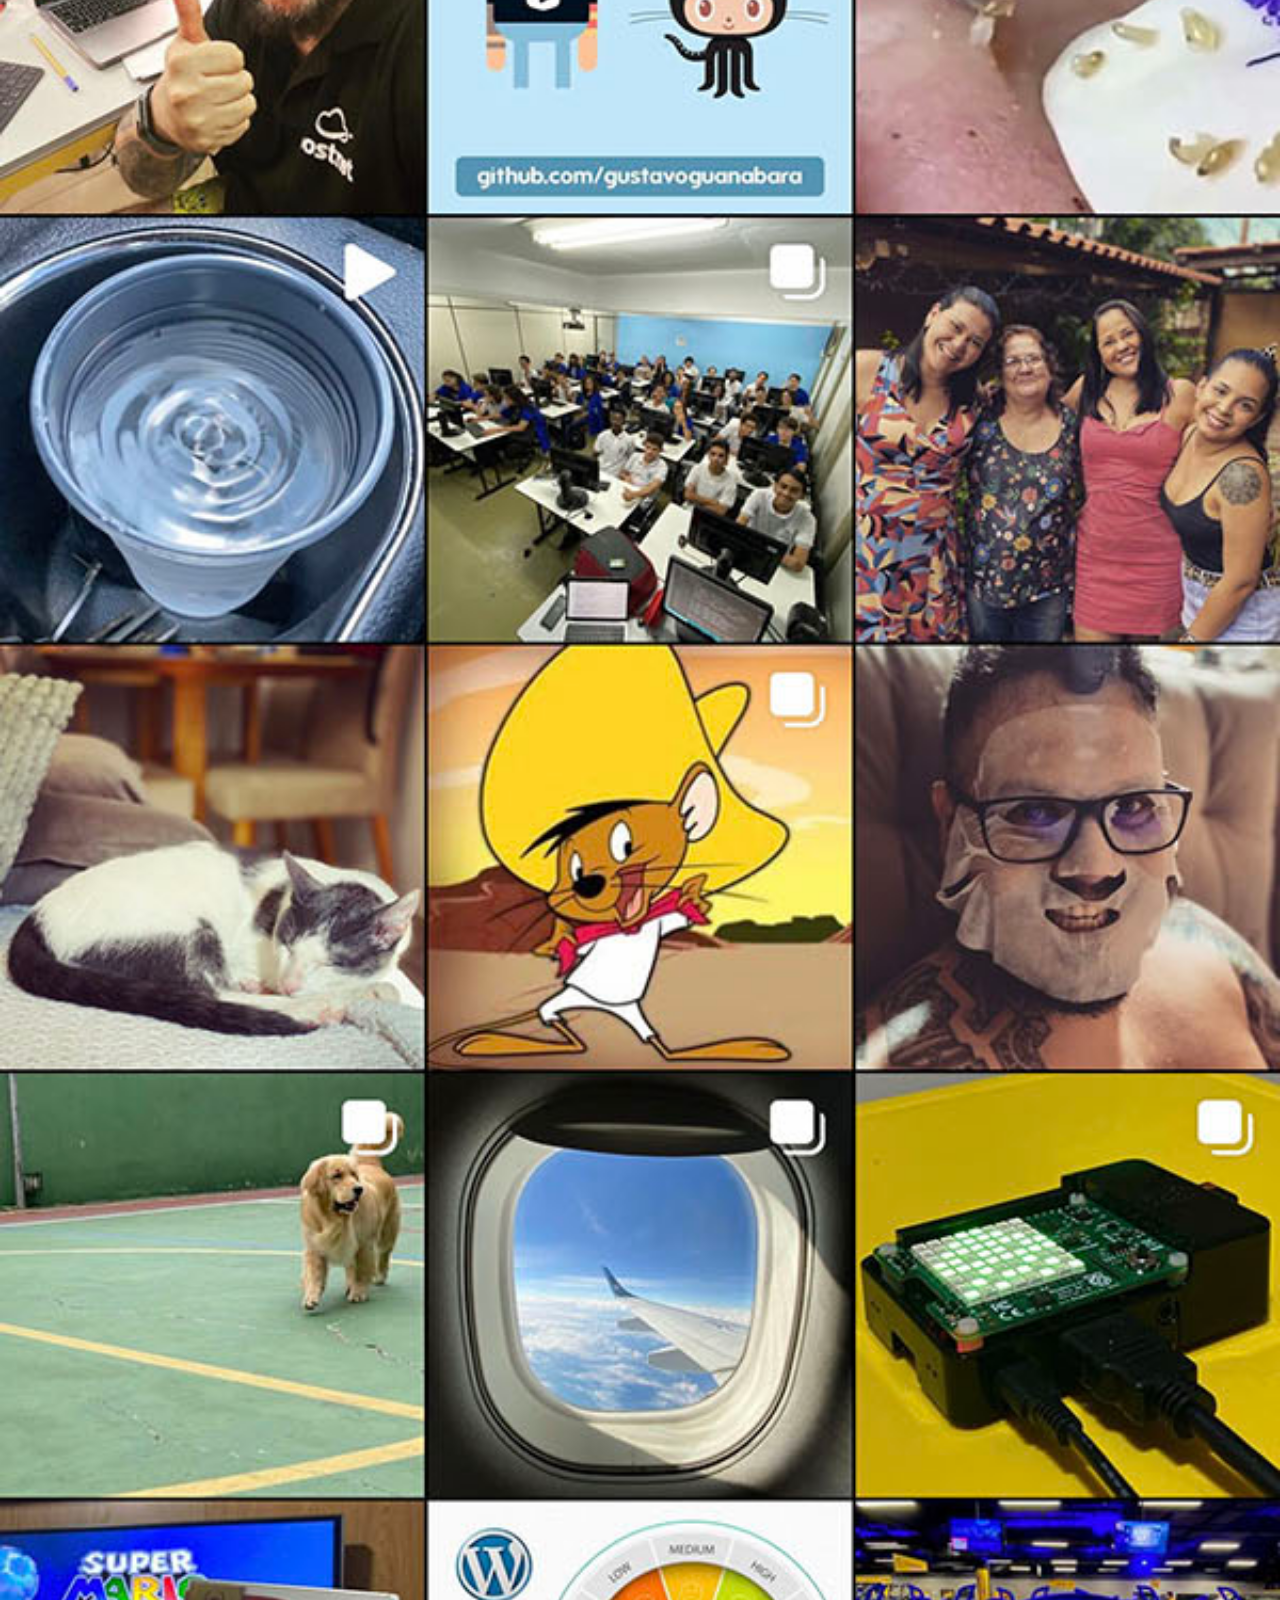
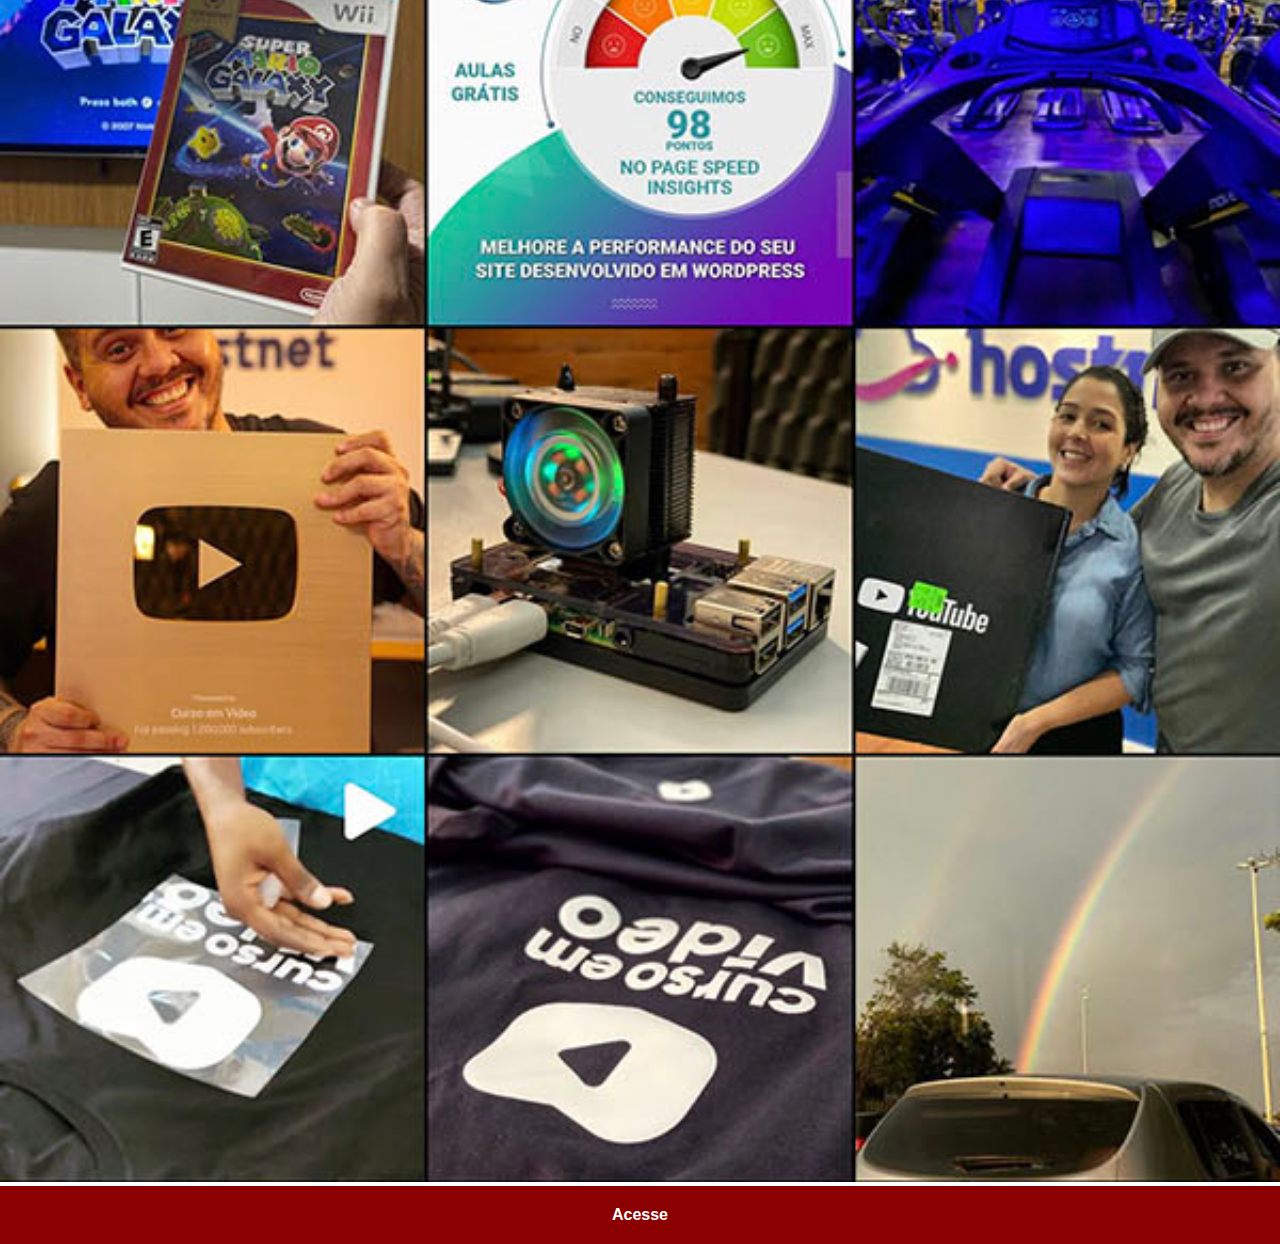
<file: instagram.html>
<!DOCTYPE html>
<html lang="pt-br">
<head>
    <meta charset="UTF-8">
    <meta http-equiv="X-UA-Compatible" content="IE=edge">
    <meta name="viewport" content="width=device-width, initial-scale=1.0">
    <title>Instagram</title>
    <link rel="stylesheet" href="estilo-social.css">
</head>
<body>
    <img src="imagens/tela-instagram.jpg" alt="">
    <a href="https://www.instagram.com/p/CoSeBI6OvaA/" target="_blank">Acesse</a>
</body>
</html>
</file>
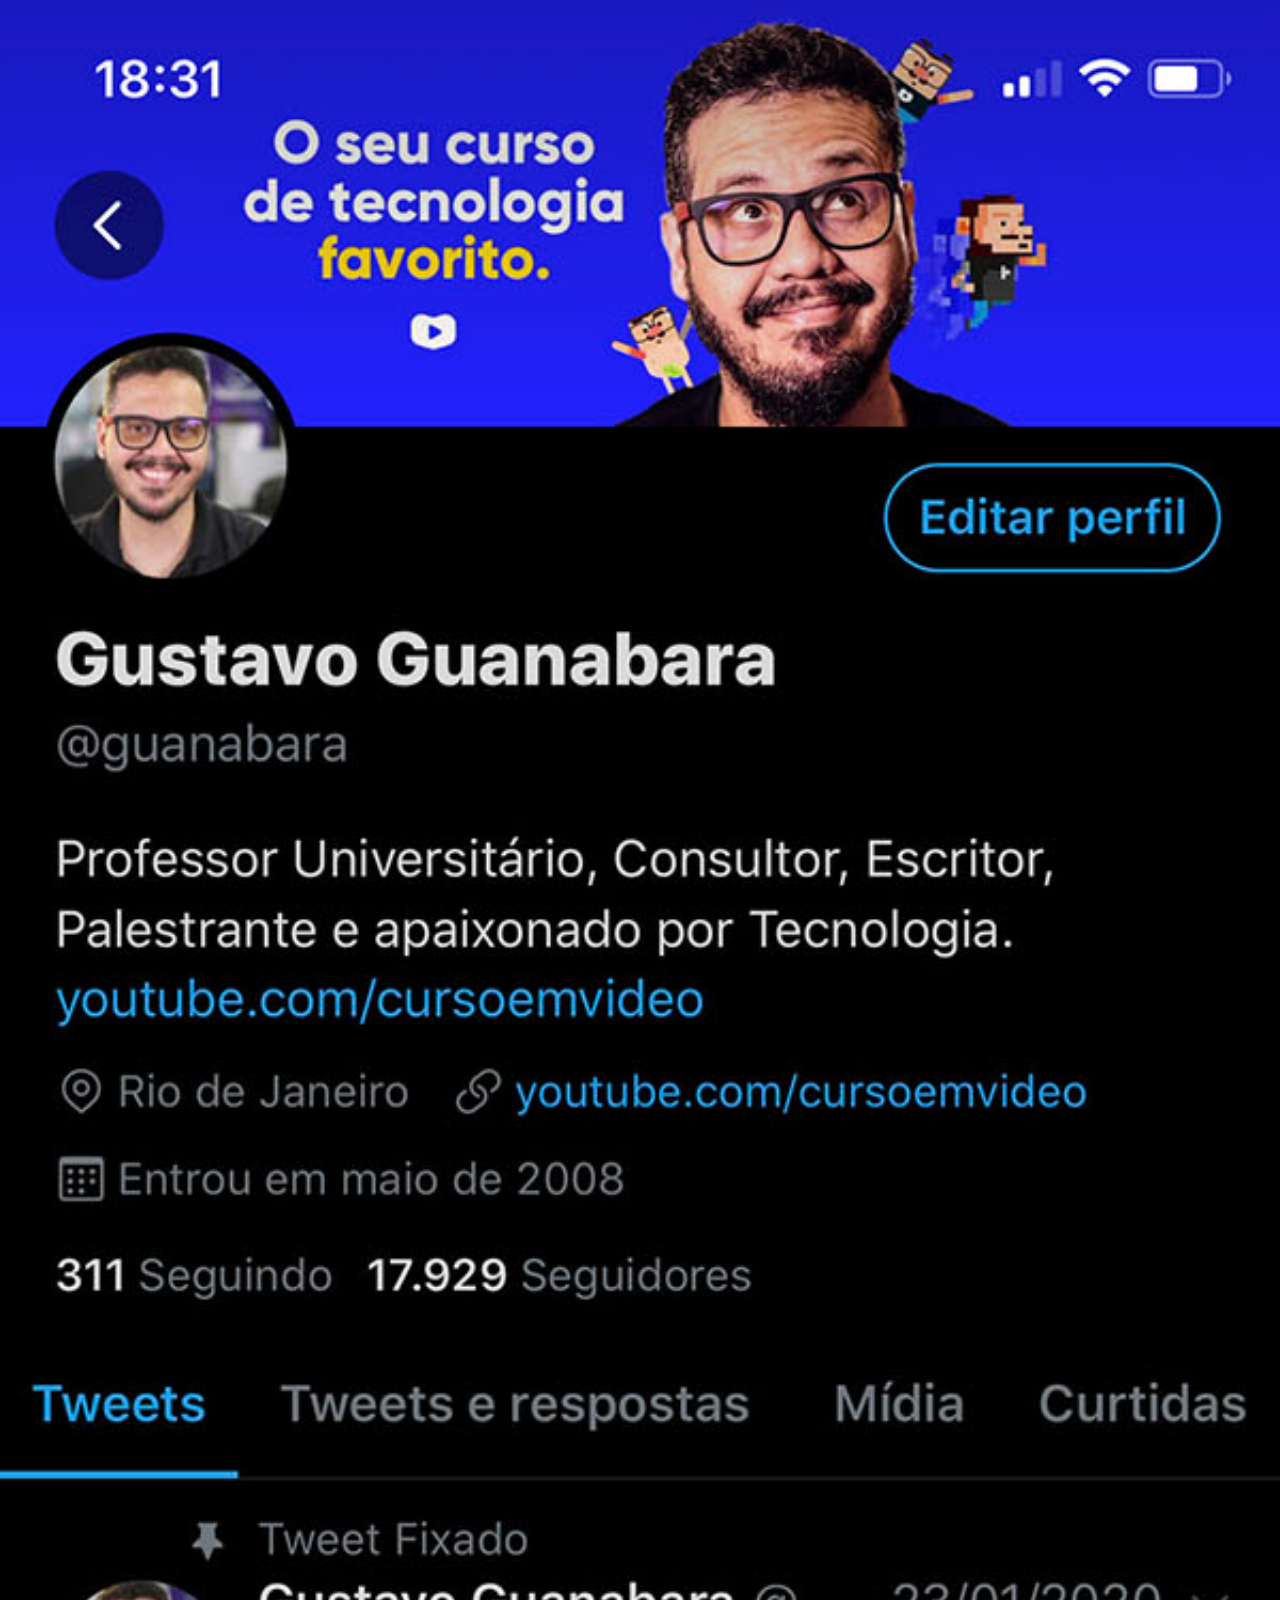
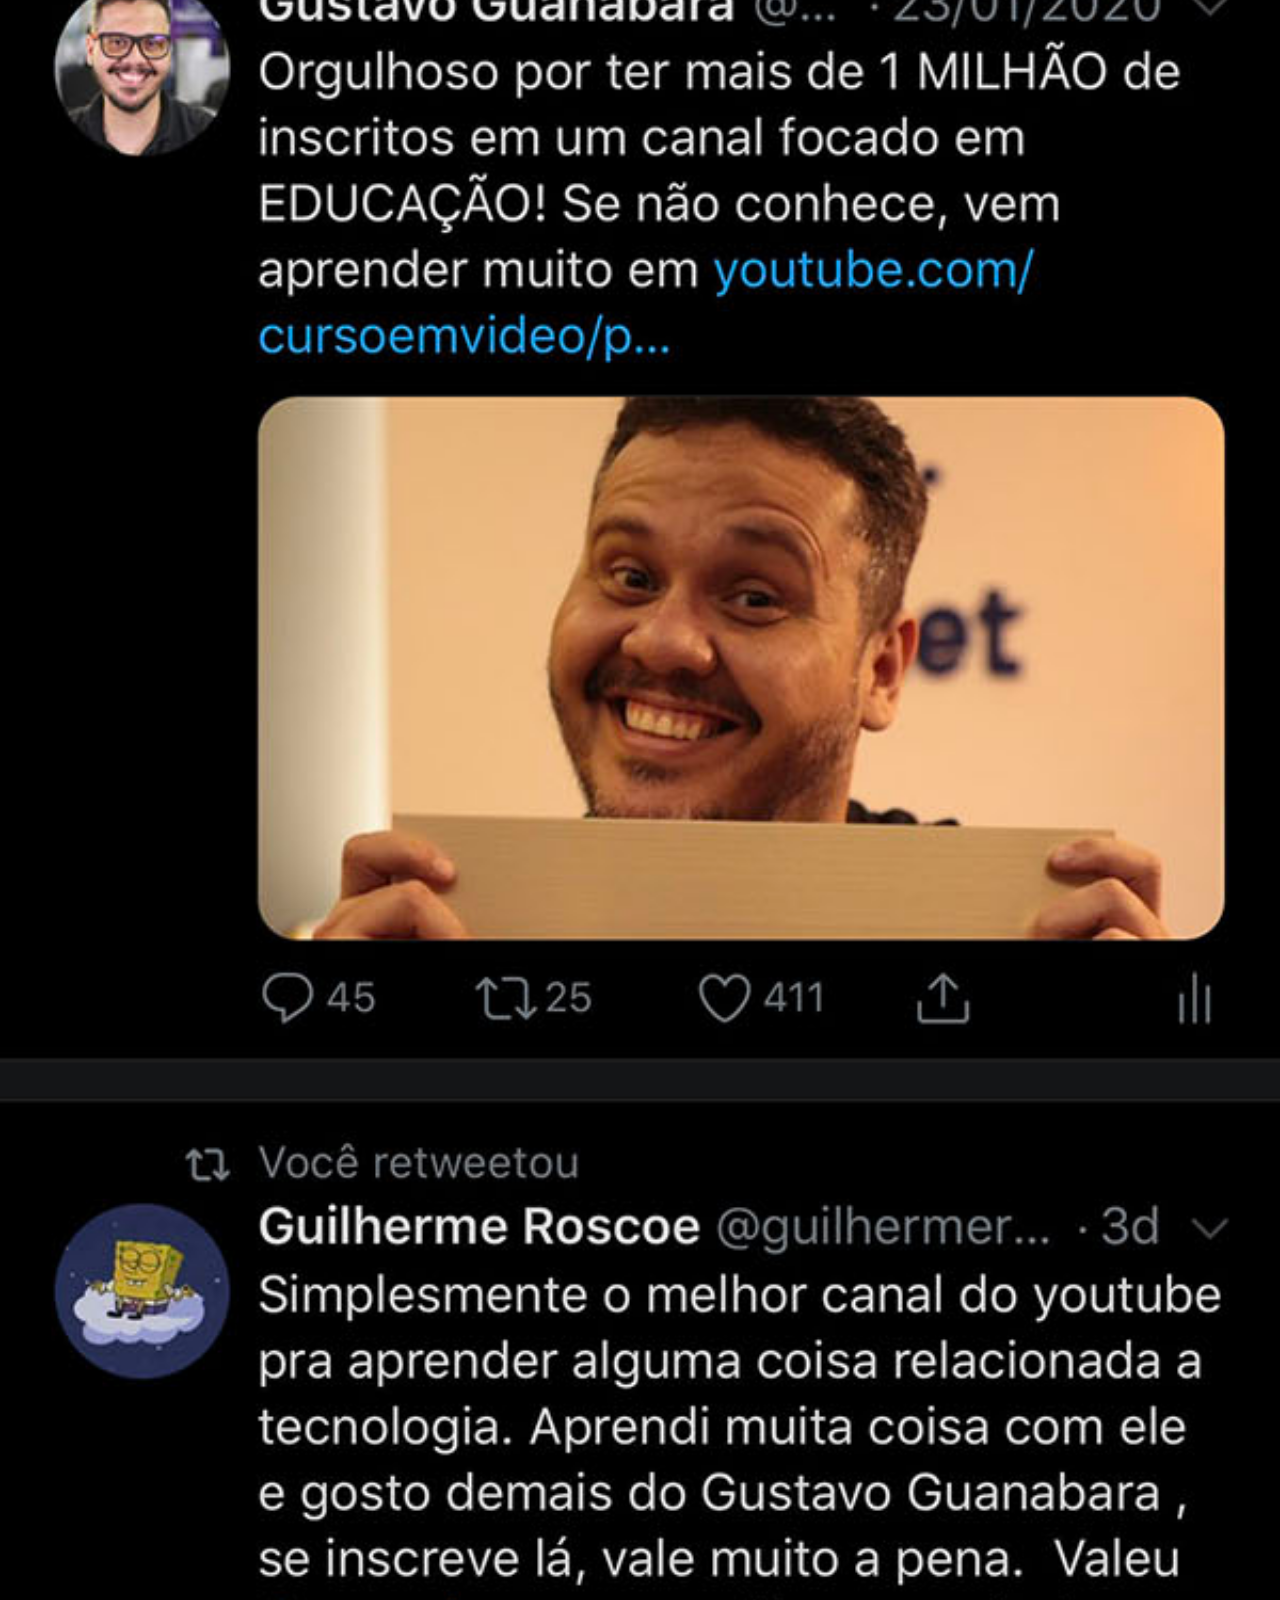
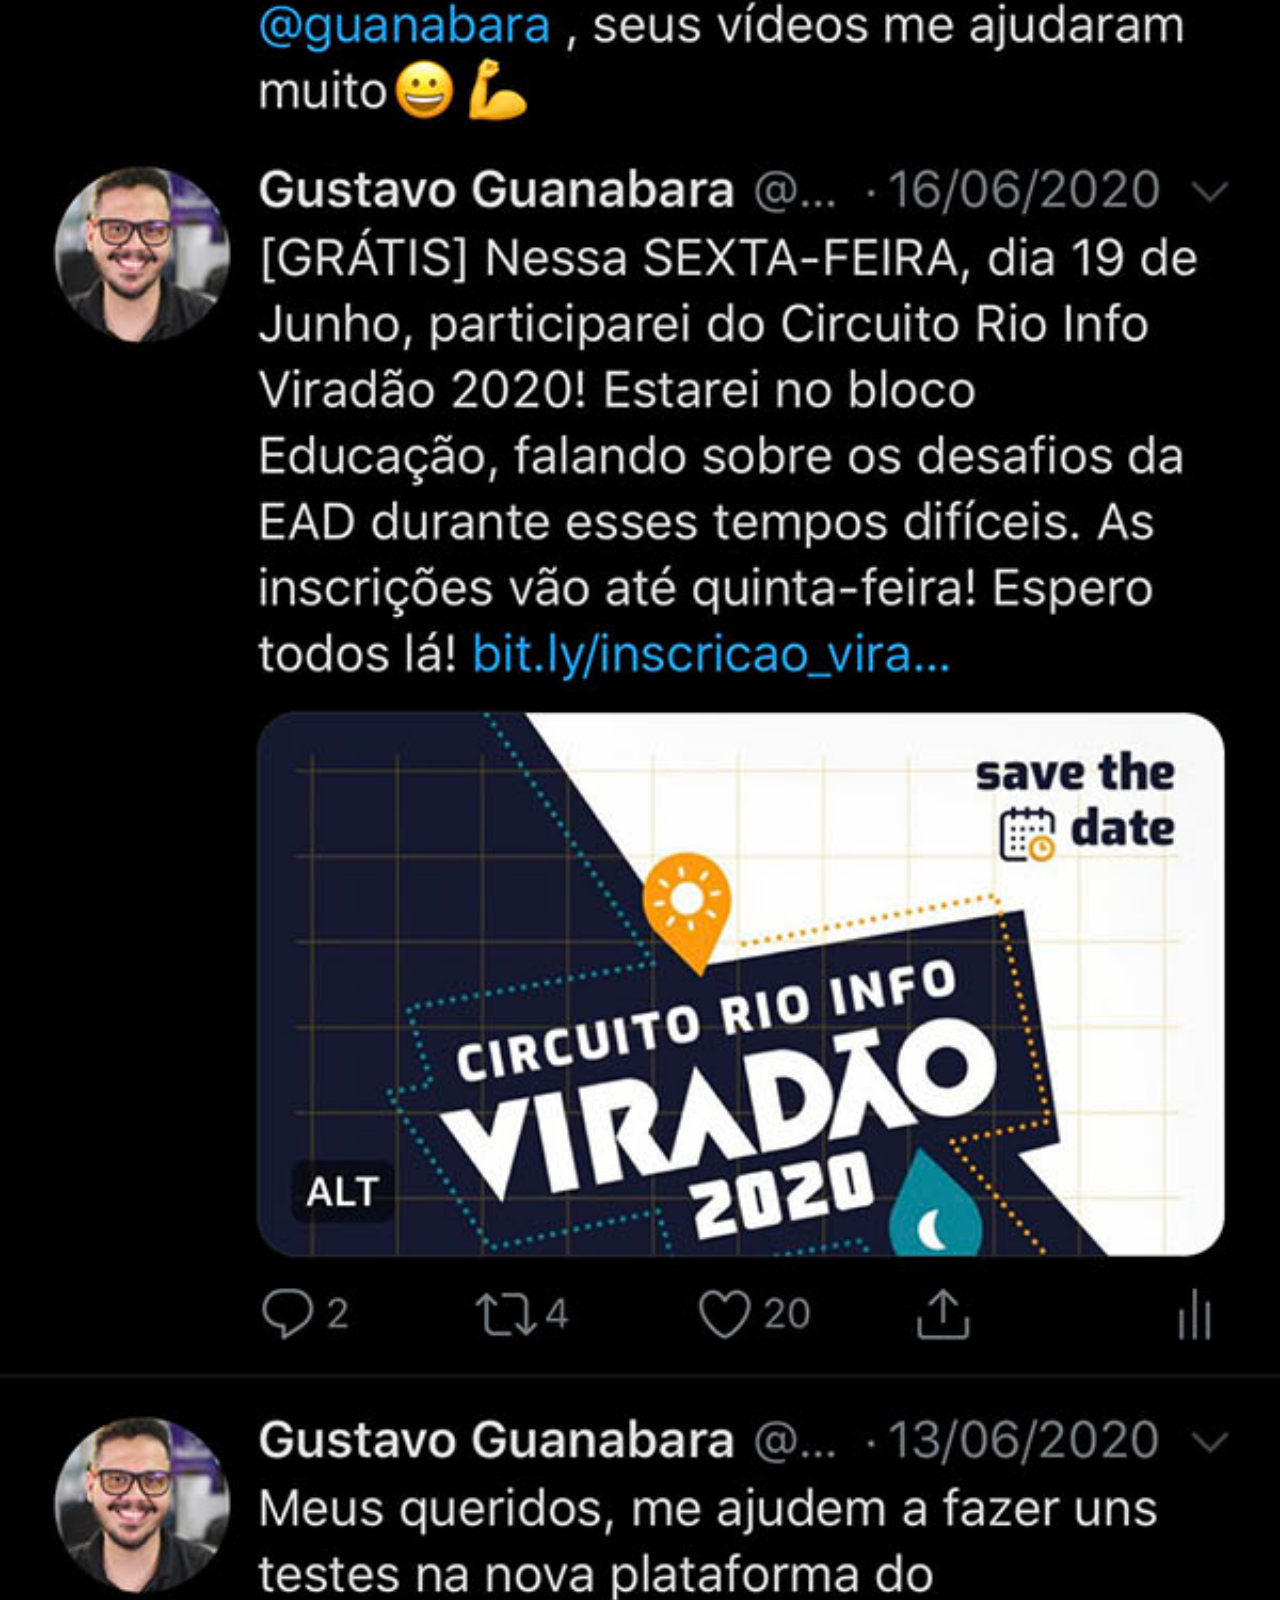
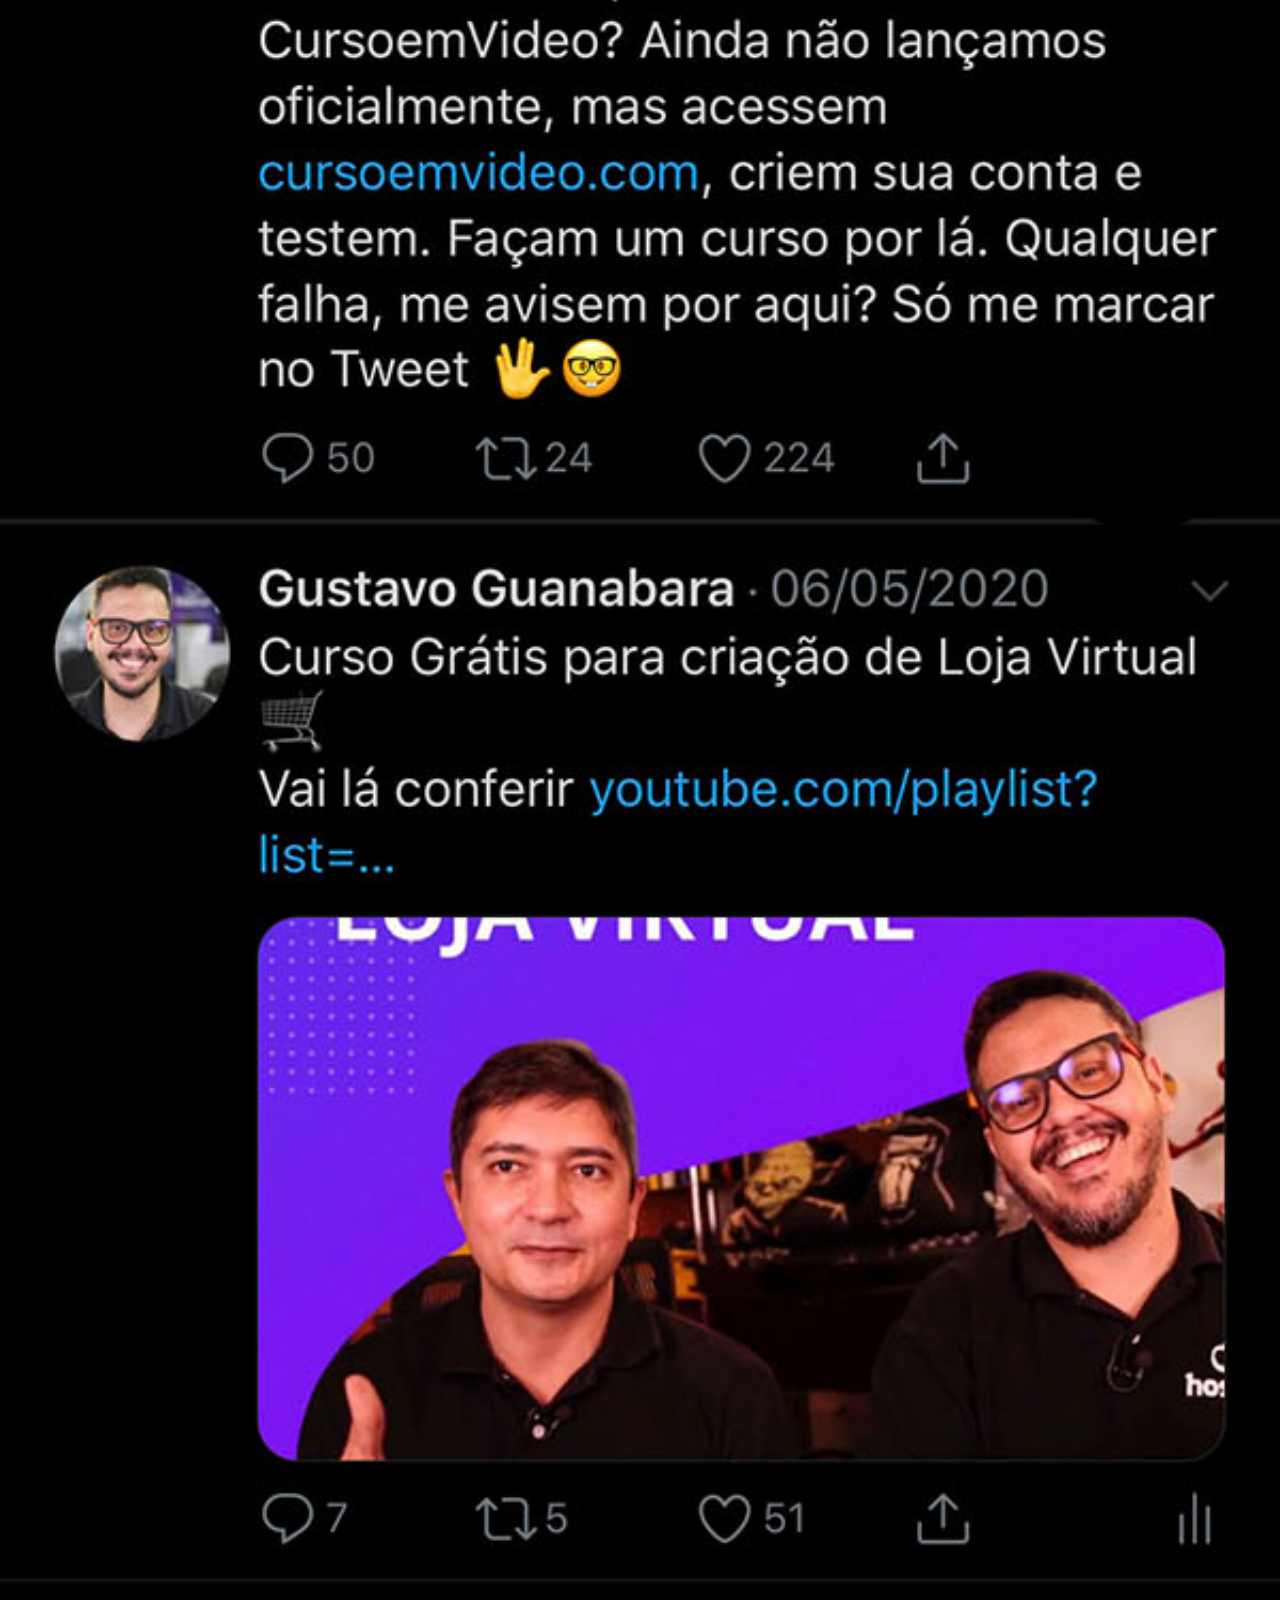
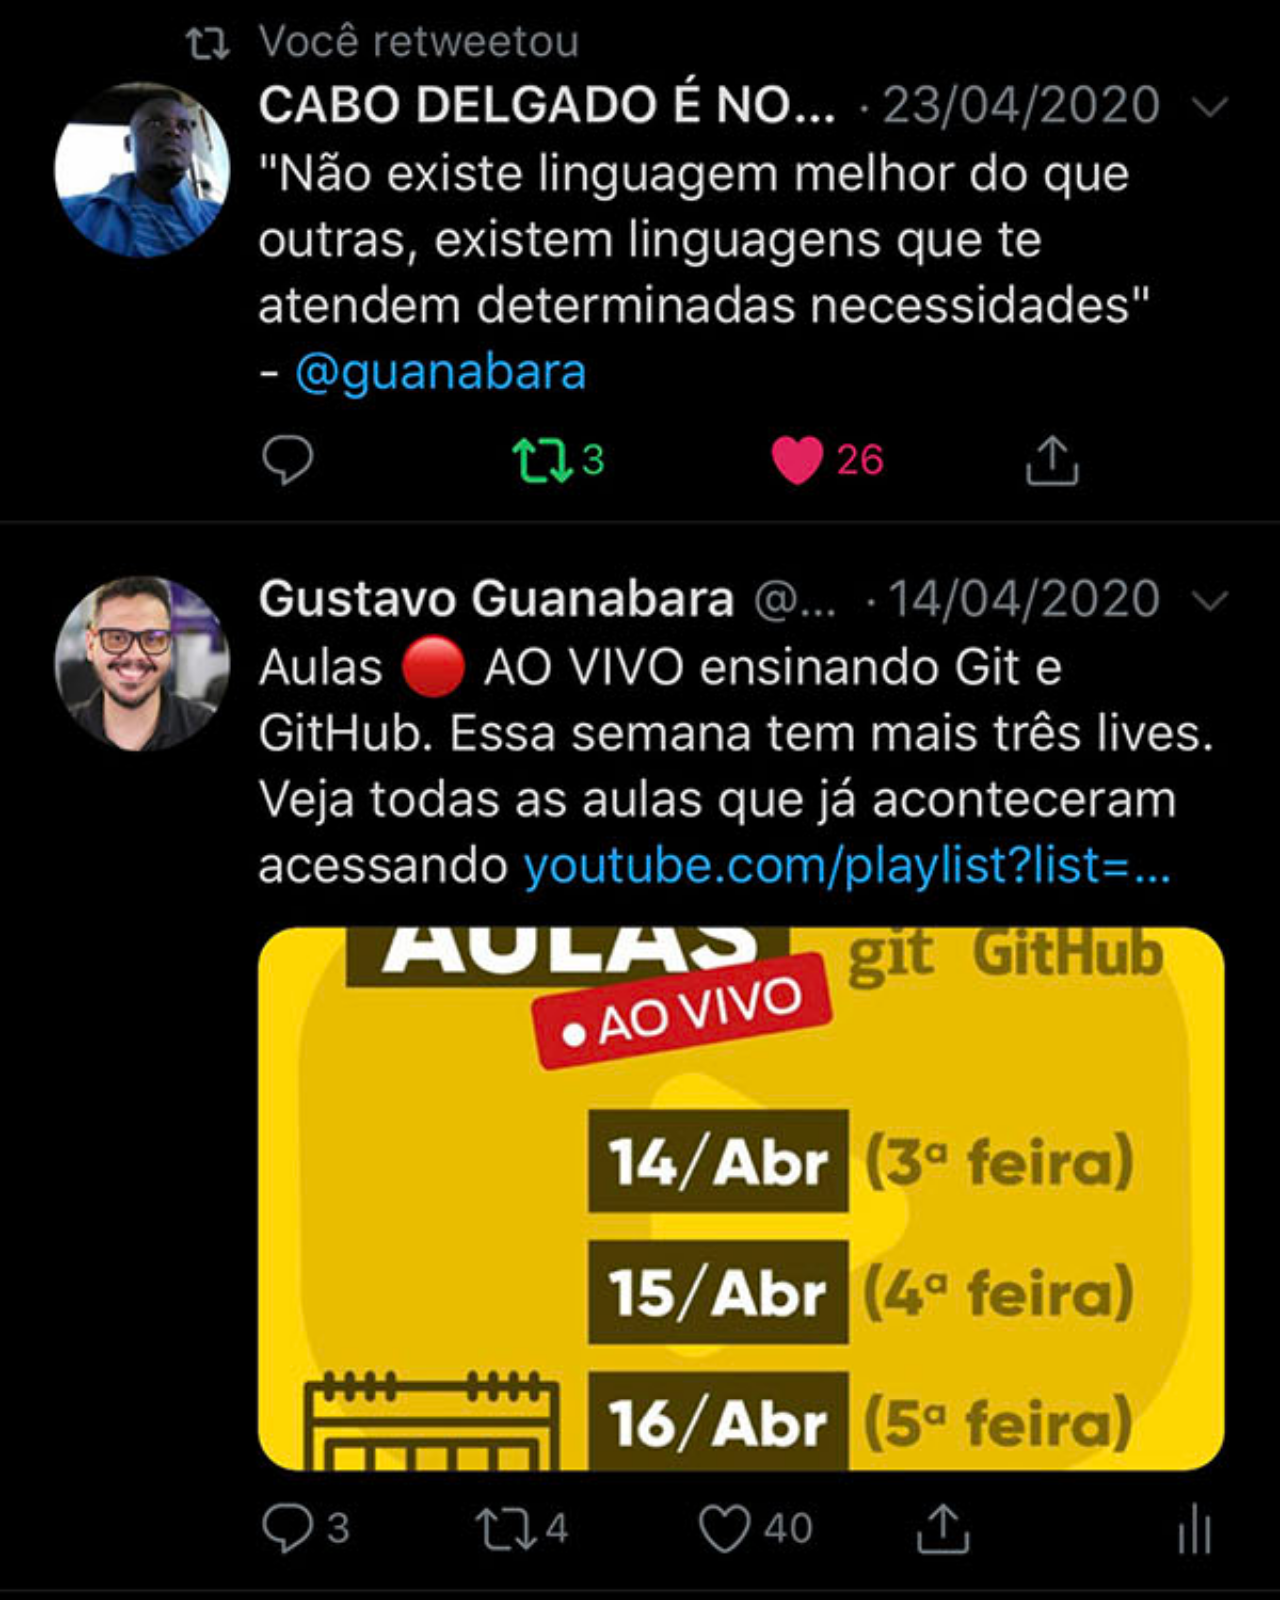
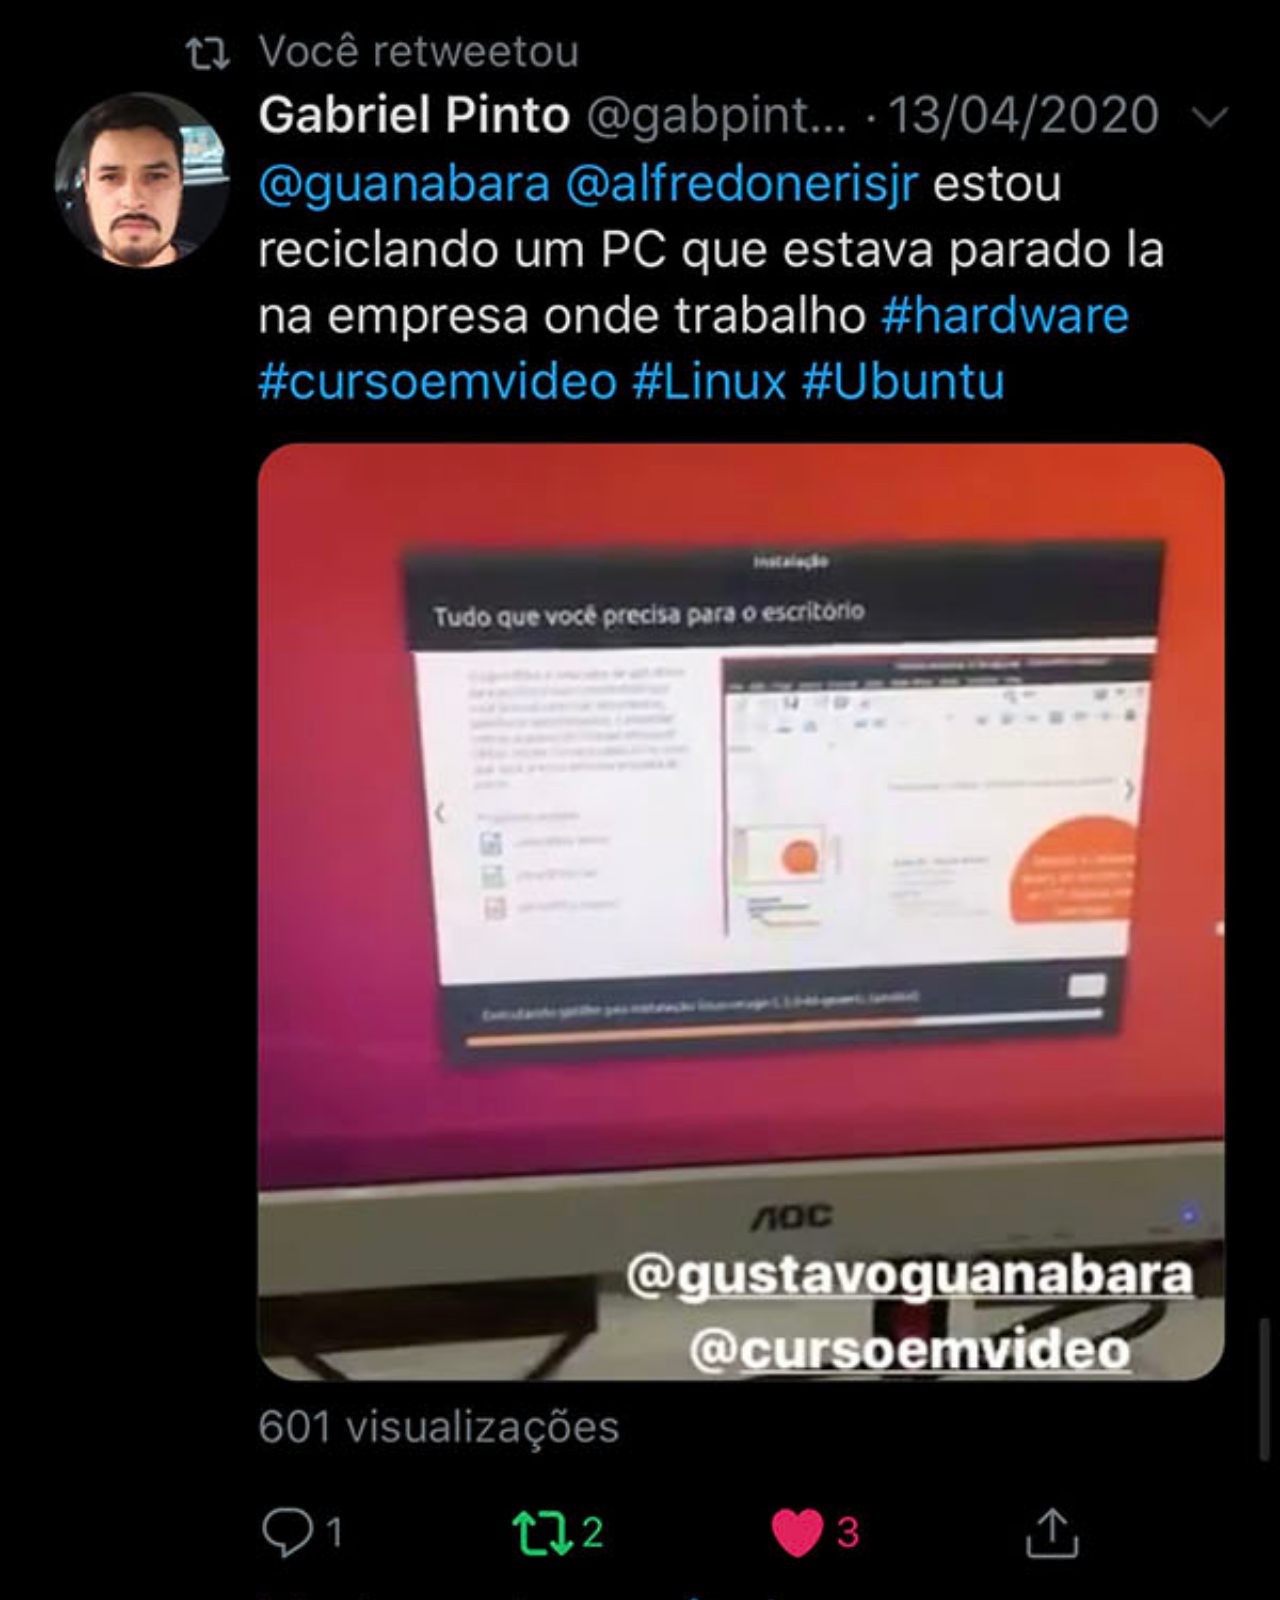
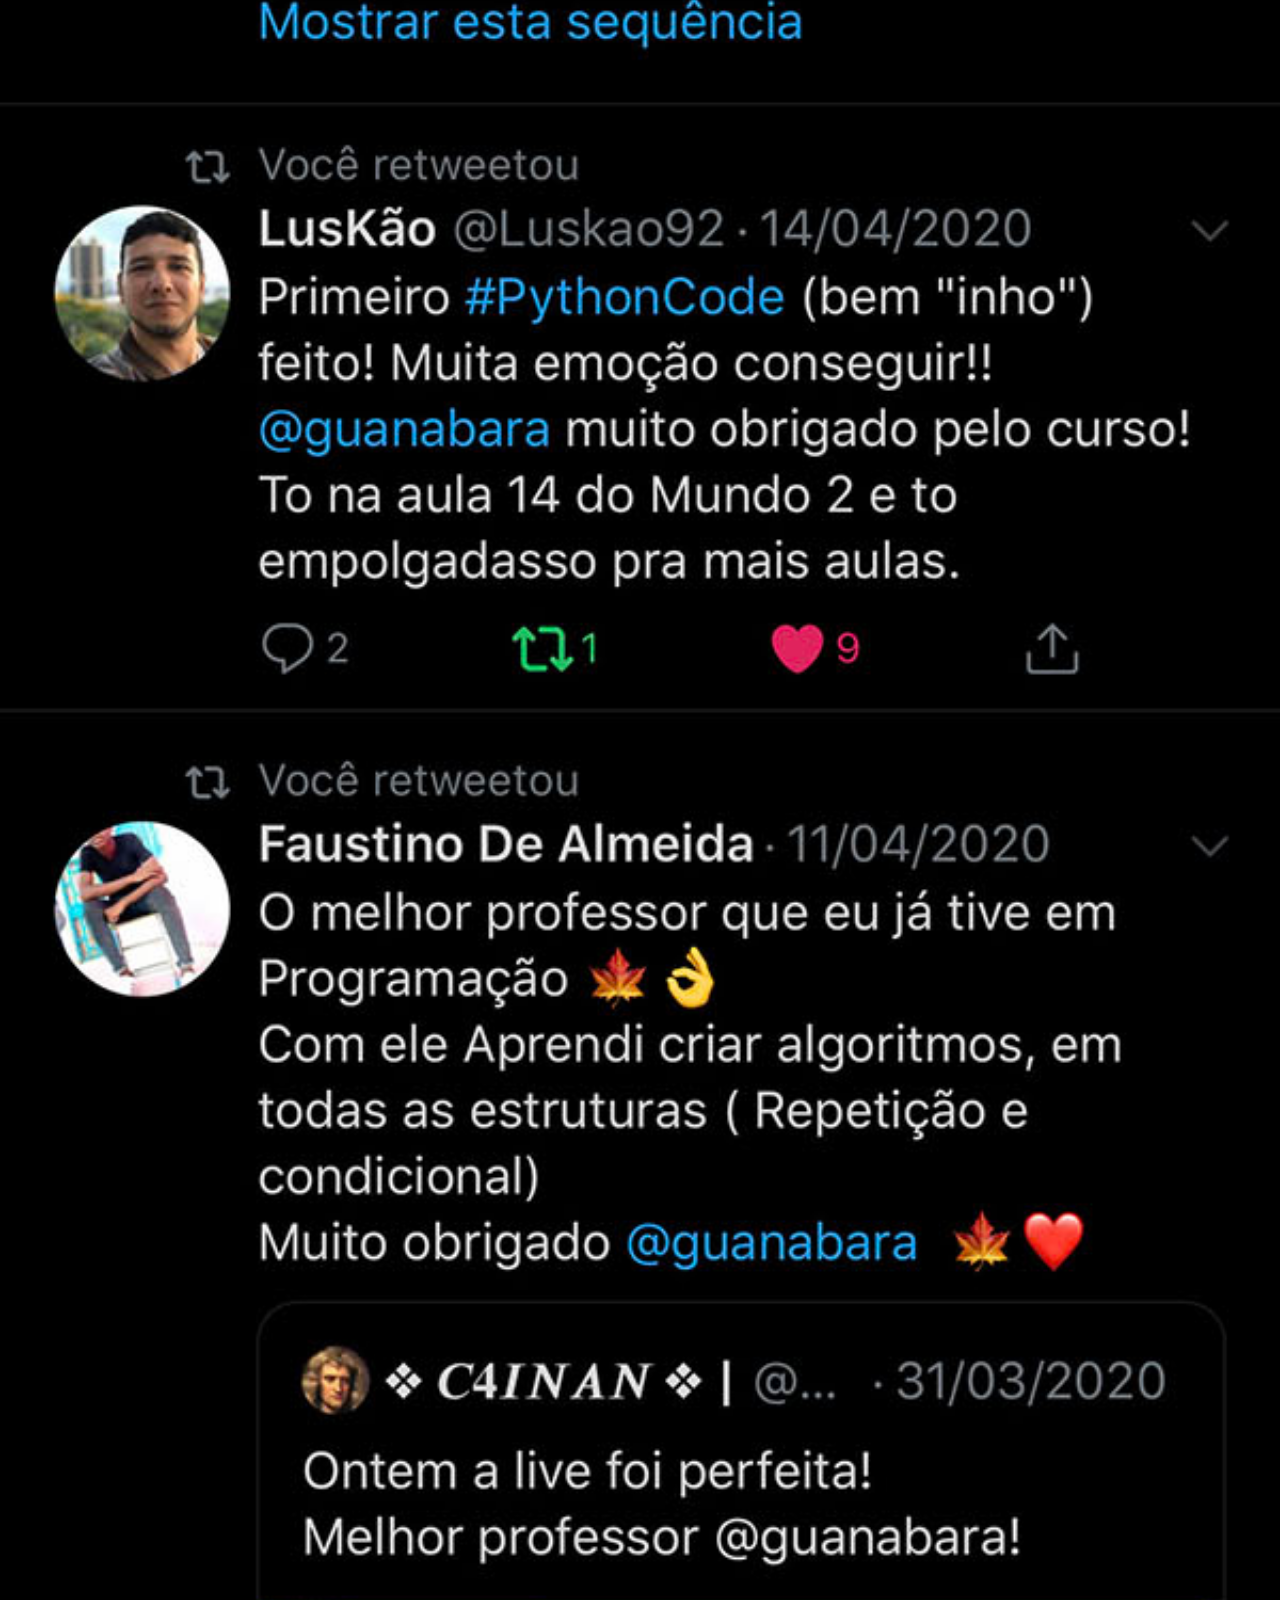
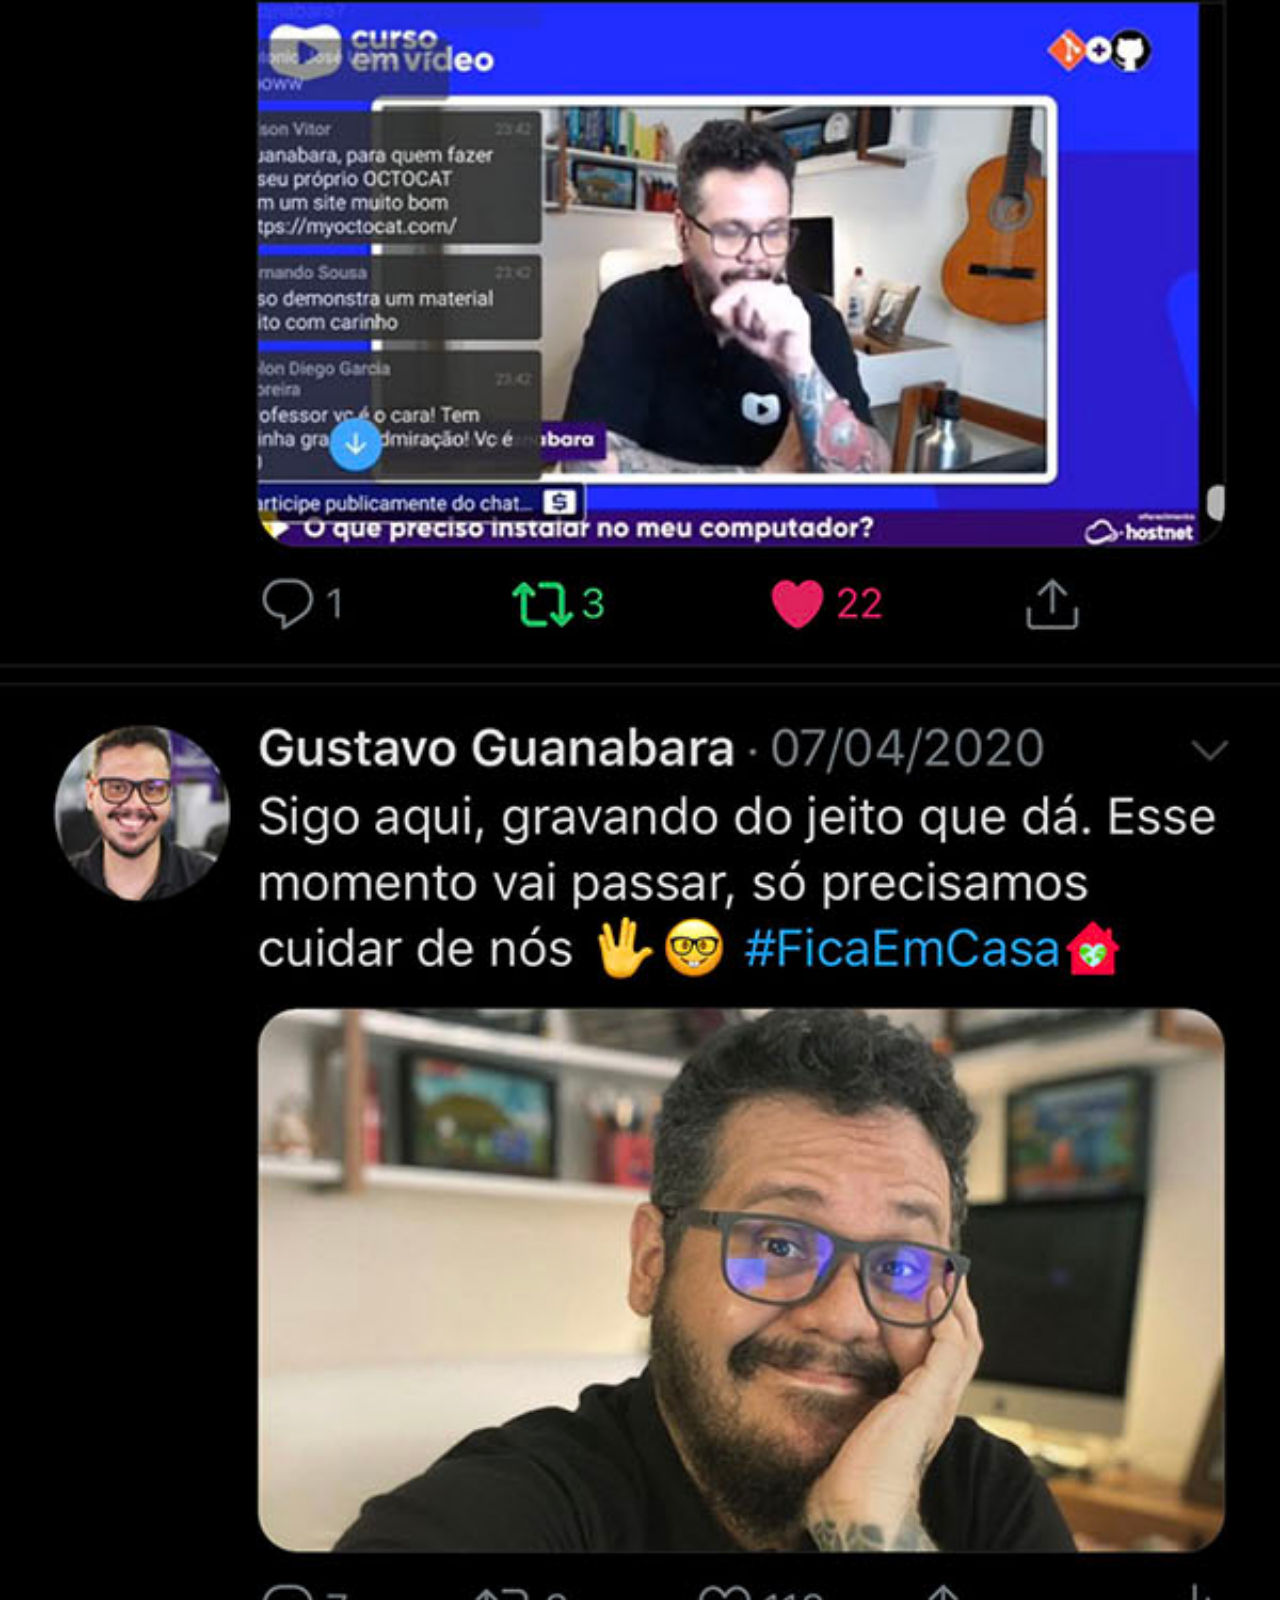
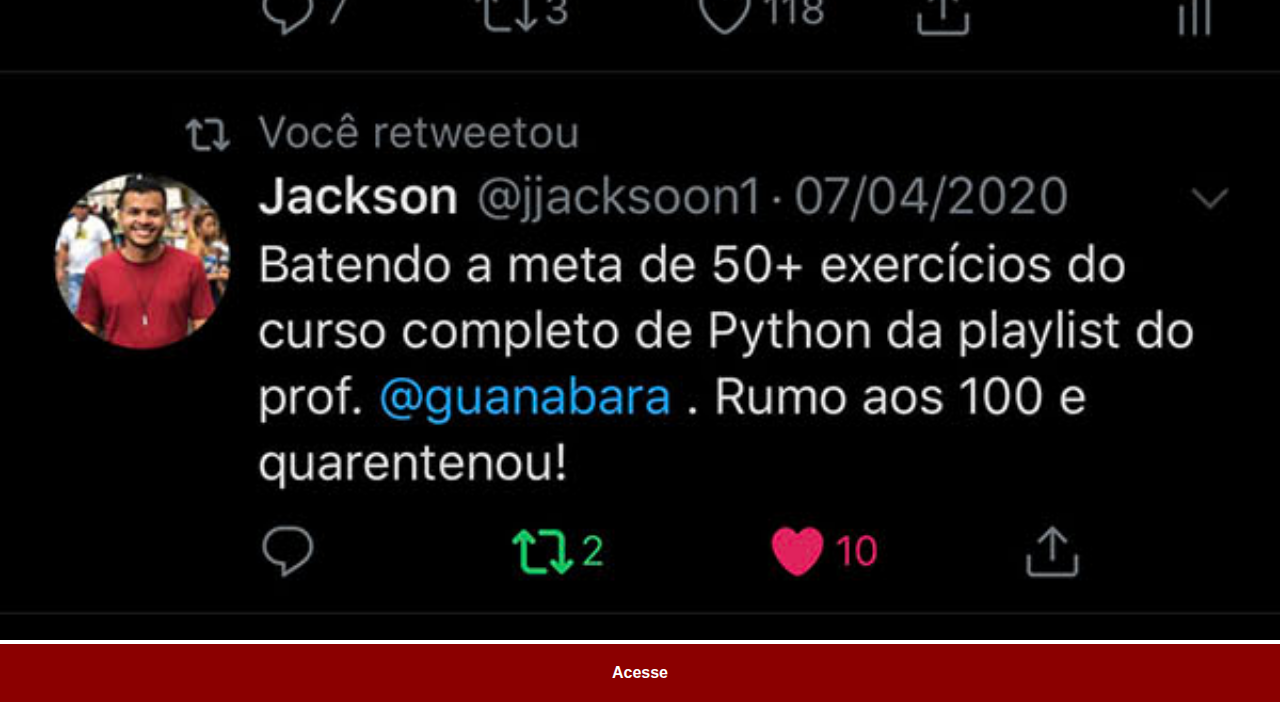
<file: twitter.html>
<!DOCTYPE html>
<html lang="pt-br">
<head>
    <meta charset="UTF-8">
    <meta http-equiv="X-UA-Compatible" content="IE=edge">
    <meta name="viewport" content="width=device-width, initial-scale=1.0">
    <title>Twitter</title>
    <link rel="stylesheet" href="estilo-social.css">
</head>
<body>
    <img src="imagens/tela-twitter.jpg" alt="">
    <a href="https://twitter.com/guanabara" target="_blank">Acesse</a>
</body>
</html>
</file>
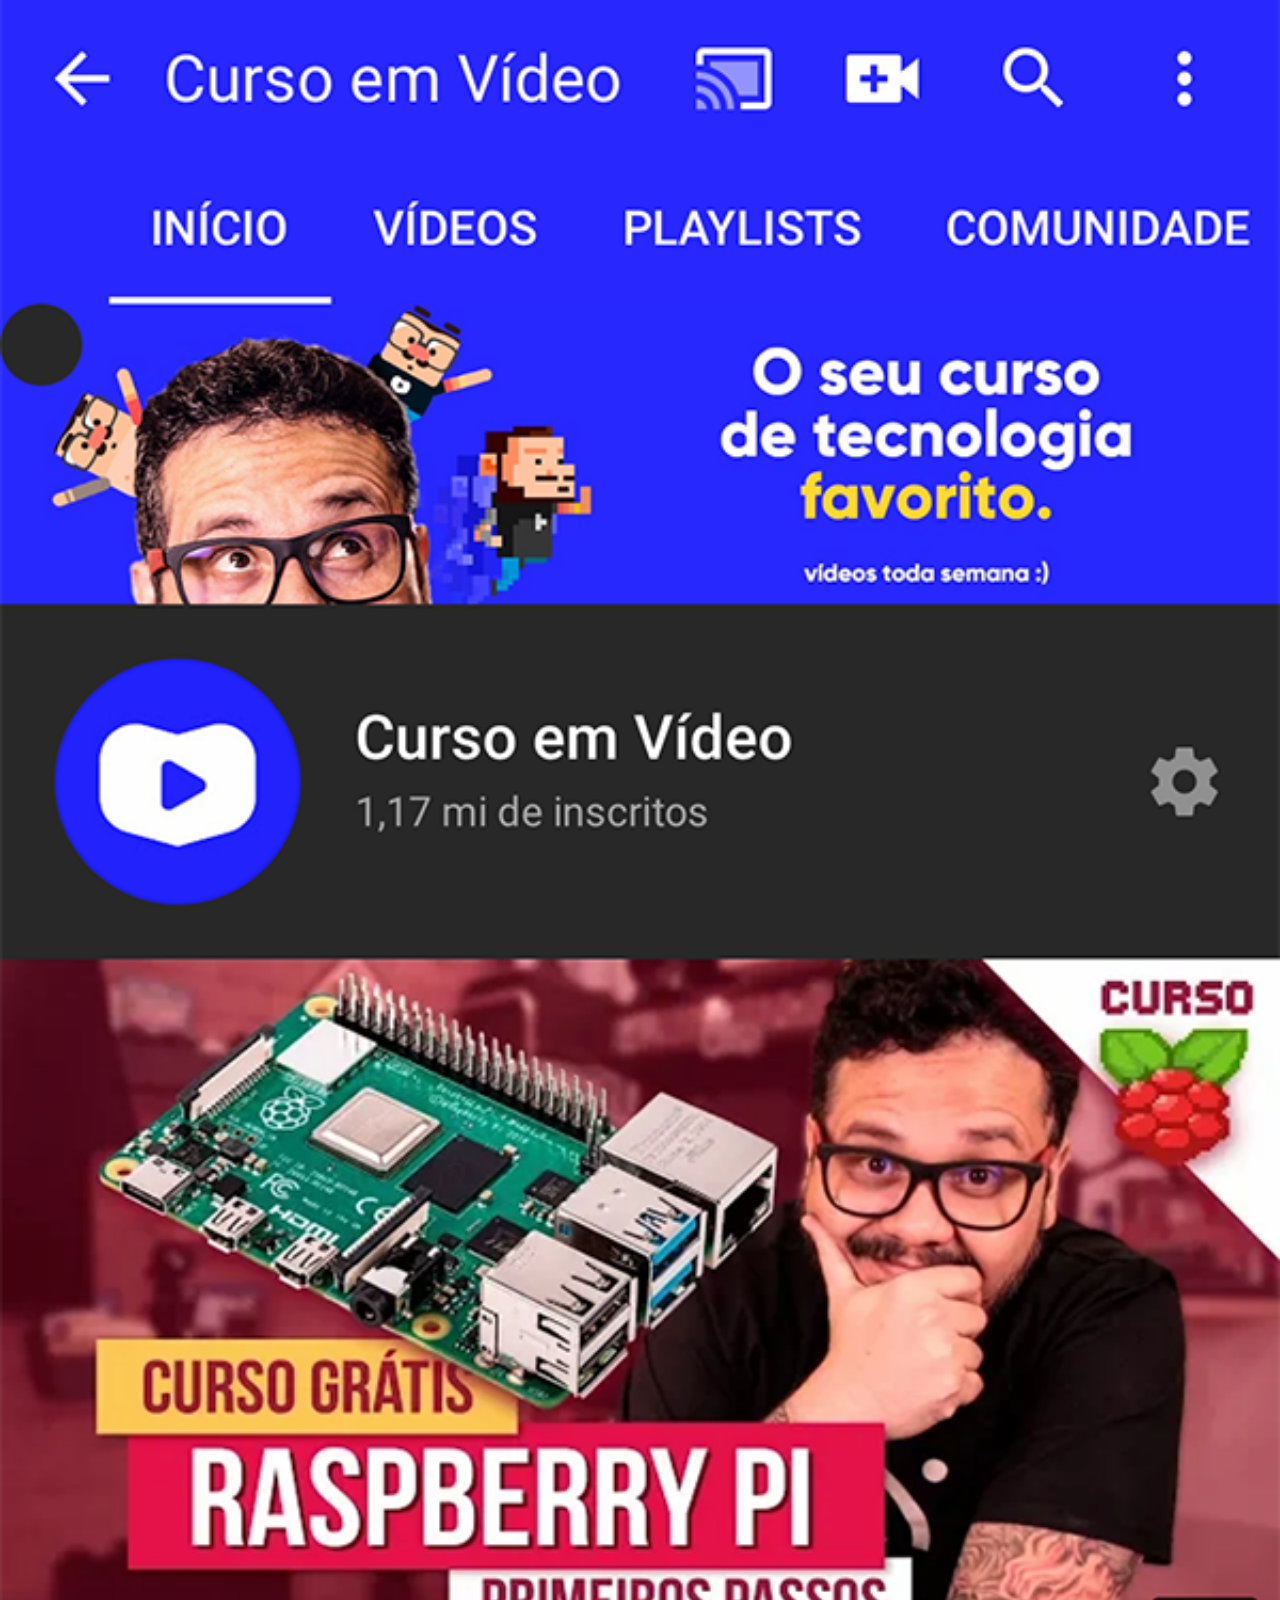
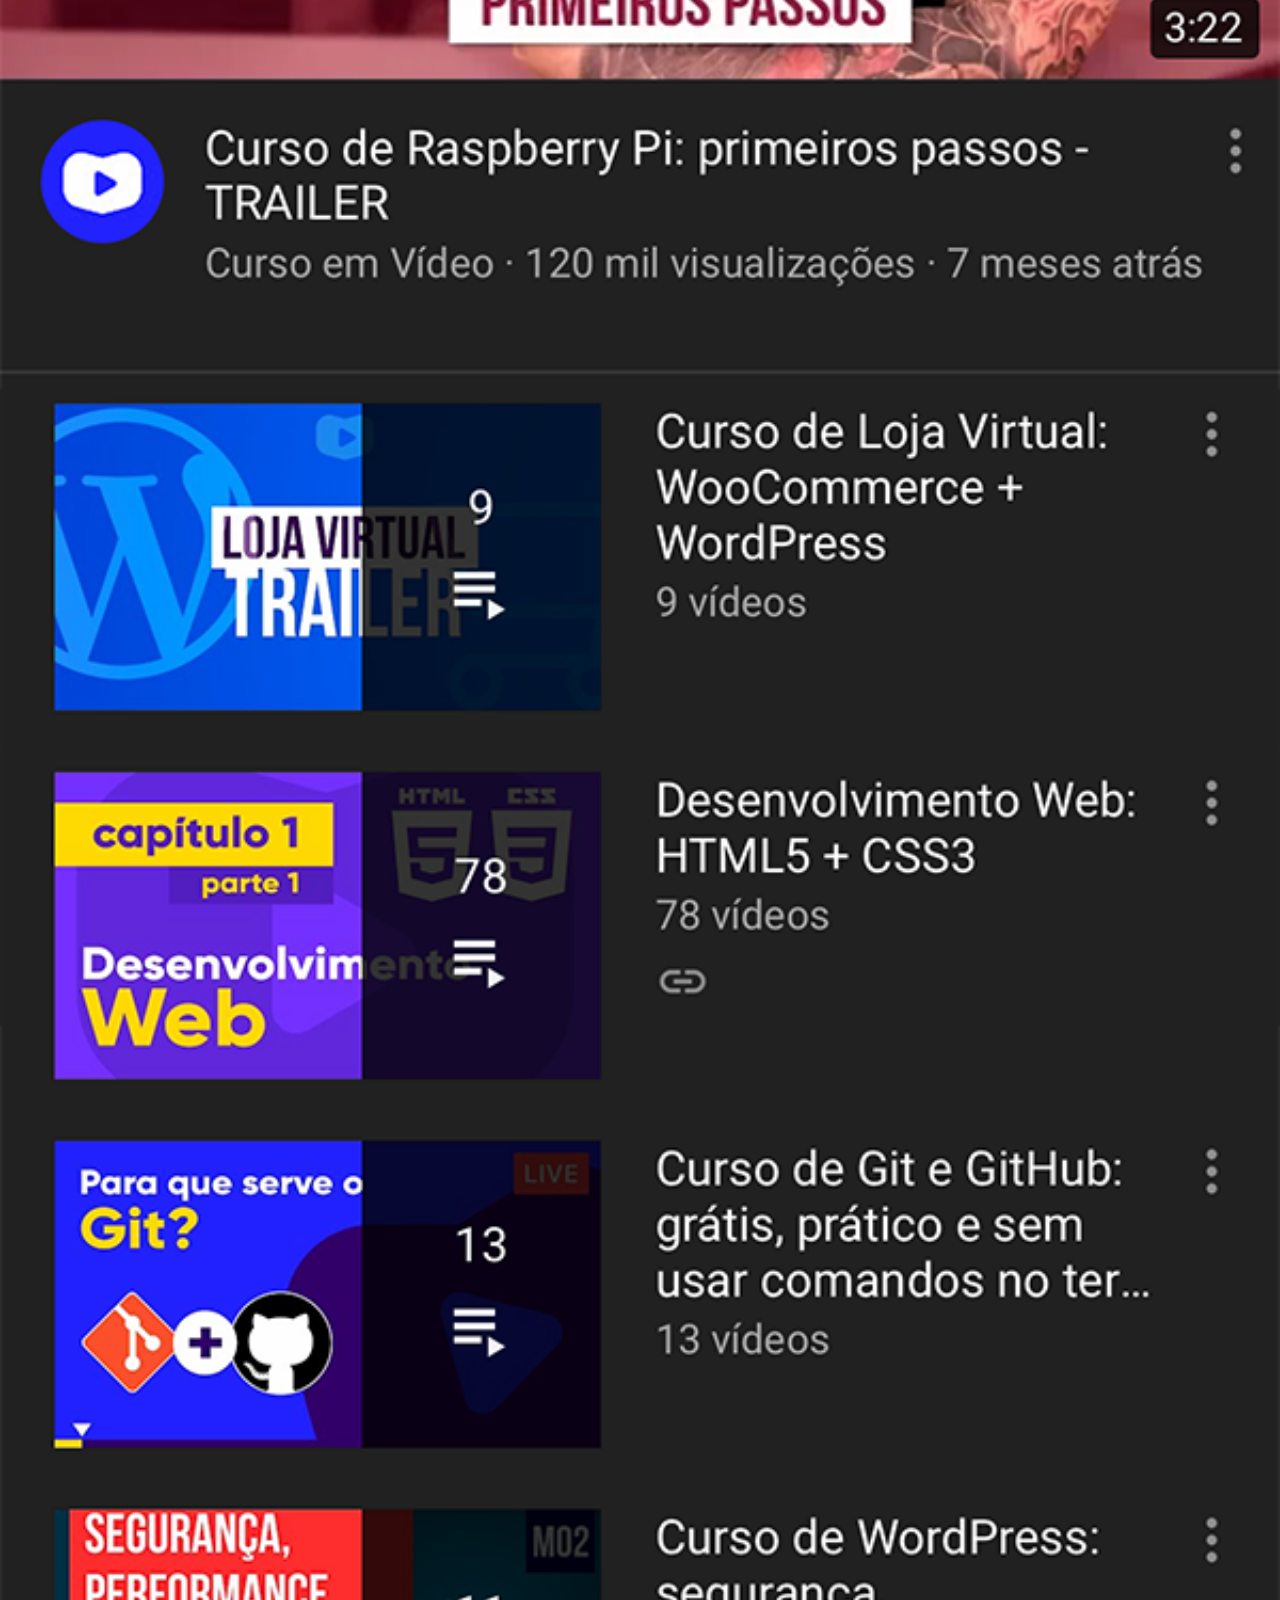
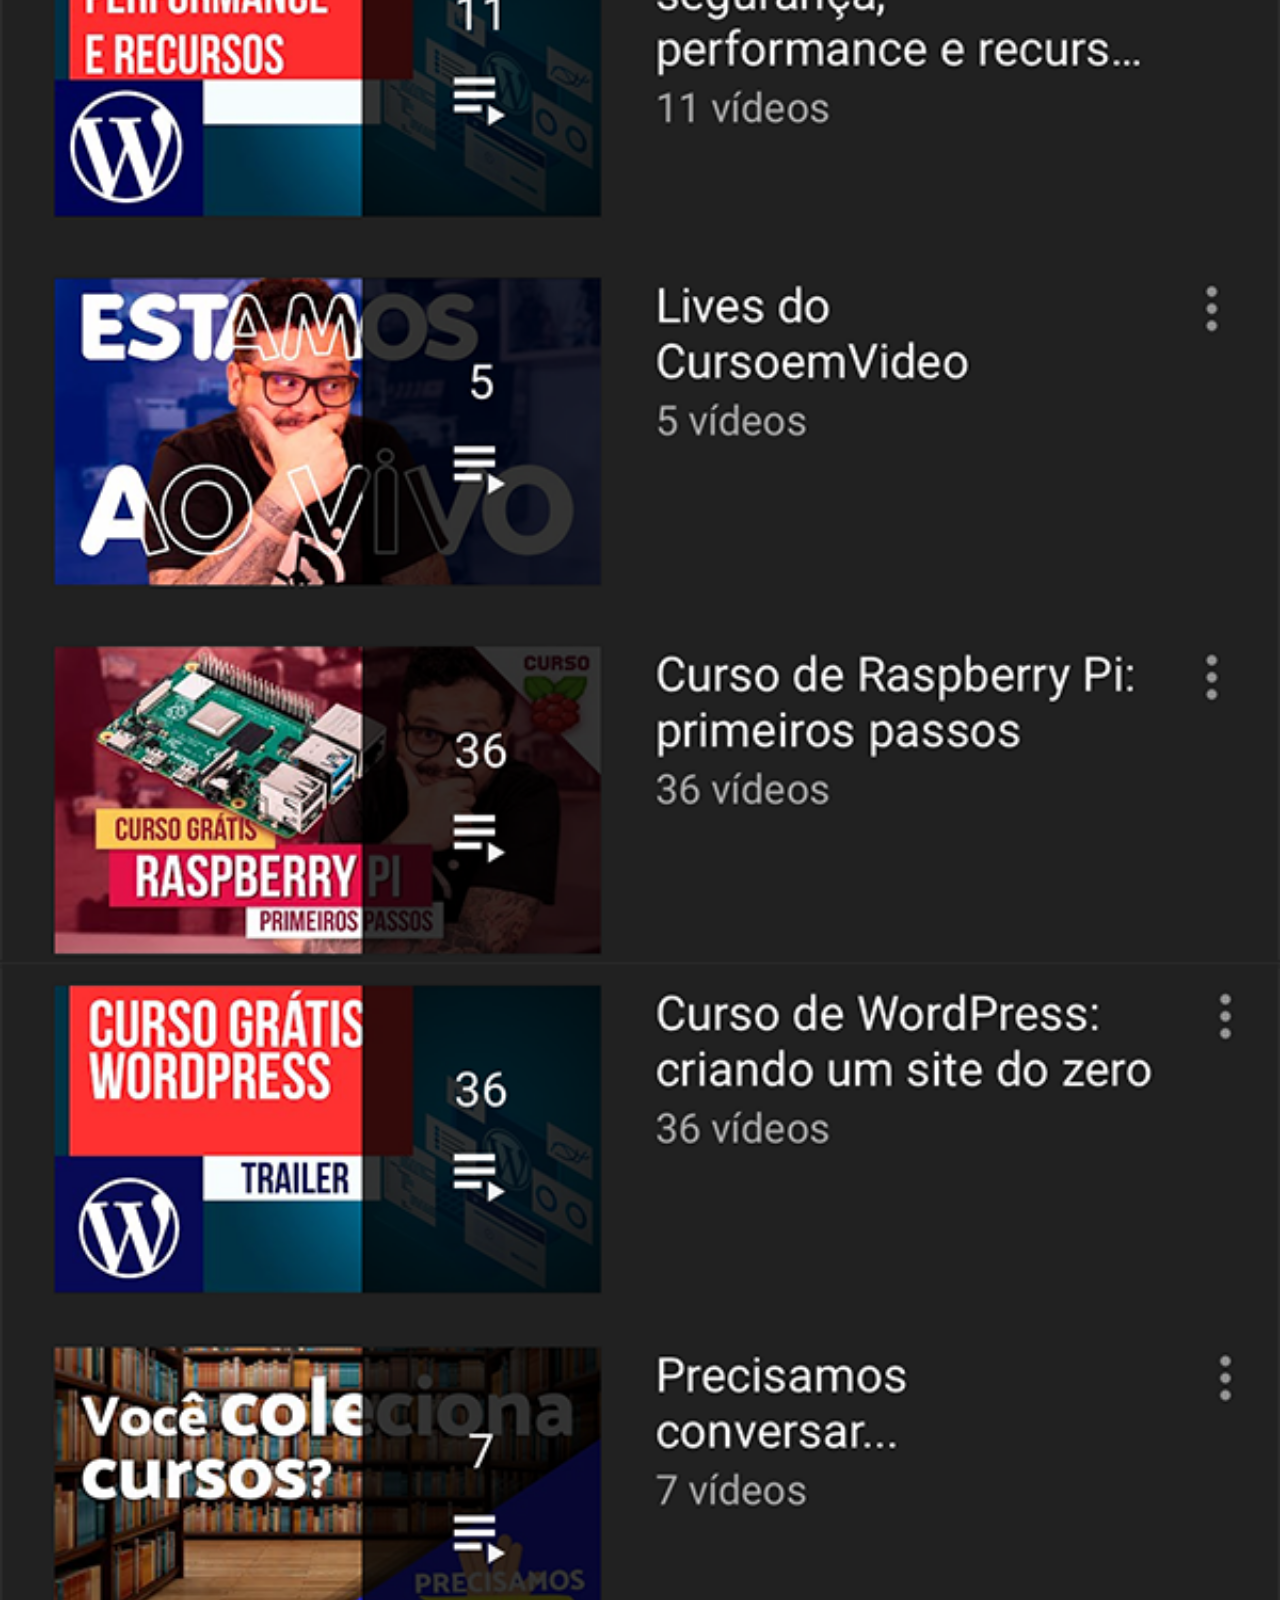
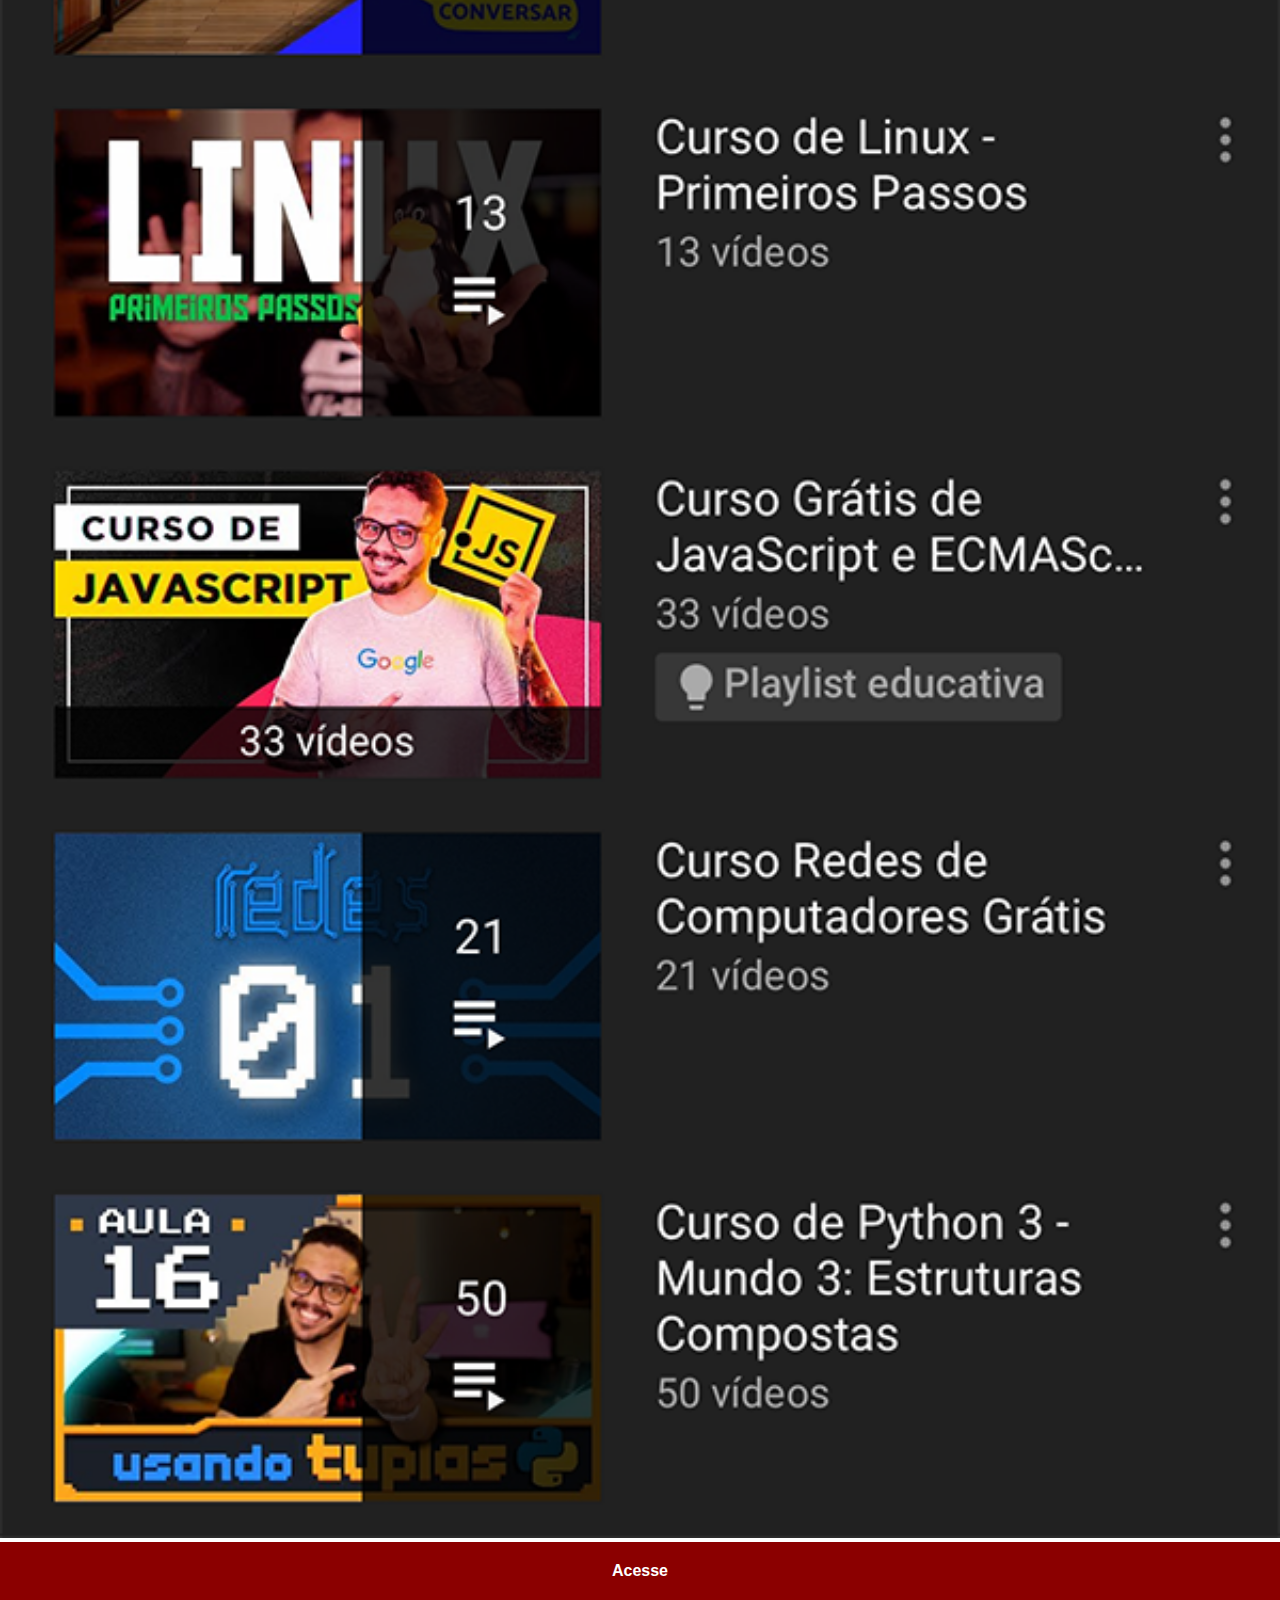
<file: youtube.html>
<!DOCTYPE html>
<html lang="pt-br">
<head>
    <meta charset="UTF-8">
    <meta http-equiv="X-UA-Compatible" content="IE=edge">
    <meta name="viewport" content="width=device-width, initial-scale=1.0">
    <title>YouTube</title>
    <link rel="stylesheet" href="estilo-social.css">
</head>
<body>
    <img src="imagens/tela-youtube.png" alt="">
    <a href="https://www.youtube.com/@CursoemVideo" target="_blank">Acesse</a>
</body>
</html>
</file>
<file: estilo.css>
@charset "UTF-8";

* {
    margin: 0%;
    padding: 0%;
    font-family: Arial, Helvetica, sans-serif;
}

html, body {
    height: 100vh;
    width: 100vw;
    background-color: black;
}

body {
    background: url(imagens/fundo-madeira.jpg) no-repeat top center;
    background-size: cover;
    background-attachment: fixed;
}

main {
    position: relative;
    height: 100vh;
}

section#telefone {
    position: absolute;
    top: 50%;
    left: 50%;
    transform: translate(-50%, -50%);

    height: 627px;
    width: 311px;
    background:url(imagens/frame-iphone.png) no-repeat;


}

iframe#tela {
    position: relative;
    top: 80px;
    left: 22px;
    height: 471px;
    width: 267px;
    background-size: cover;
    background-attachment: fixed;
}

section#redes-sociais {
    text-align: right;
}

section#redes-sociais img {
    width: 50px;
    margin: 8px;
    border-radius: 50%;
    box-shadow: 2px 2px 5px rgba(0, 0, 0, 0.473);
    box-sizing: border-box;
}

section#redes-sociais img:hover {
    border: 2px solid rgba(255, 255, 255, 0.575);
    transform: translate(-3px, -5px);
    box-shadow: 5px 5px 10px rgba(0, 0, 0, 0.573);
    transition: transform 0.5s;
}
</file>
<file: estilo-social.css>
@charset "UTF-8";

* {
    margin: 0px;
    padding: 0px;
    font-family: Arial, Helvetica, sans-serif;
}

::-webkit-scrollbar {
    width: 0px;
    height: 0px;
}

img {
    width: 100vw;
}

a {
    display: block;
    background-color: darkred;
    color: white;
    padding: 20px;
    text-align: center;
    font-weight: bolder;
    text-decoration: none;
}

a:hover {
    background-color: red;
}
</file>
